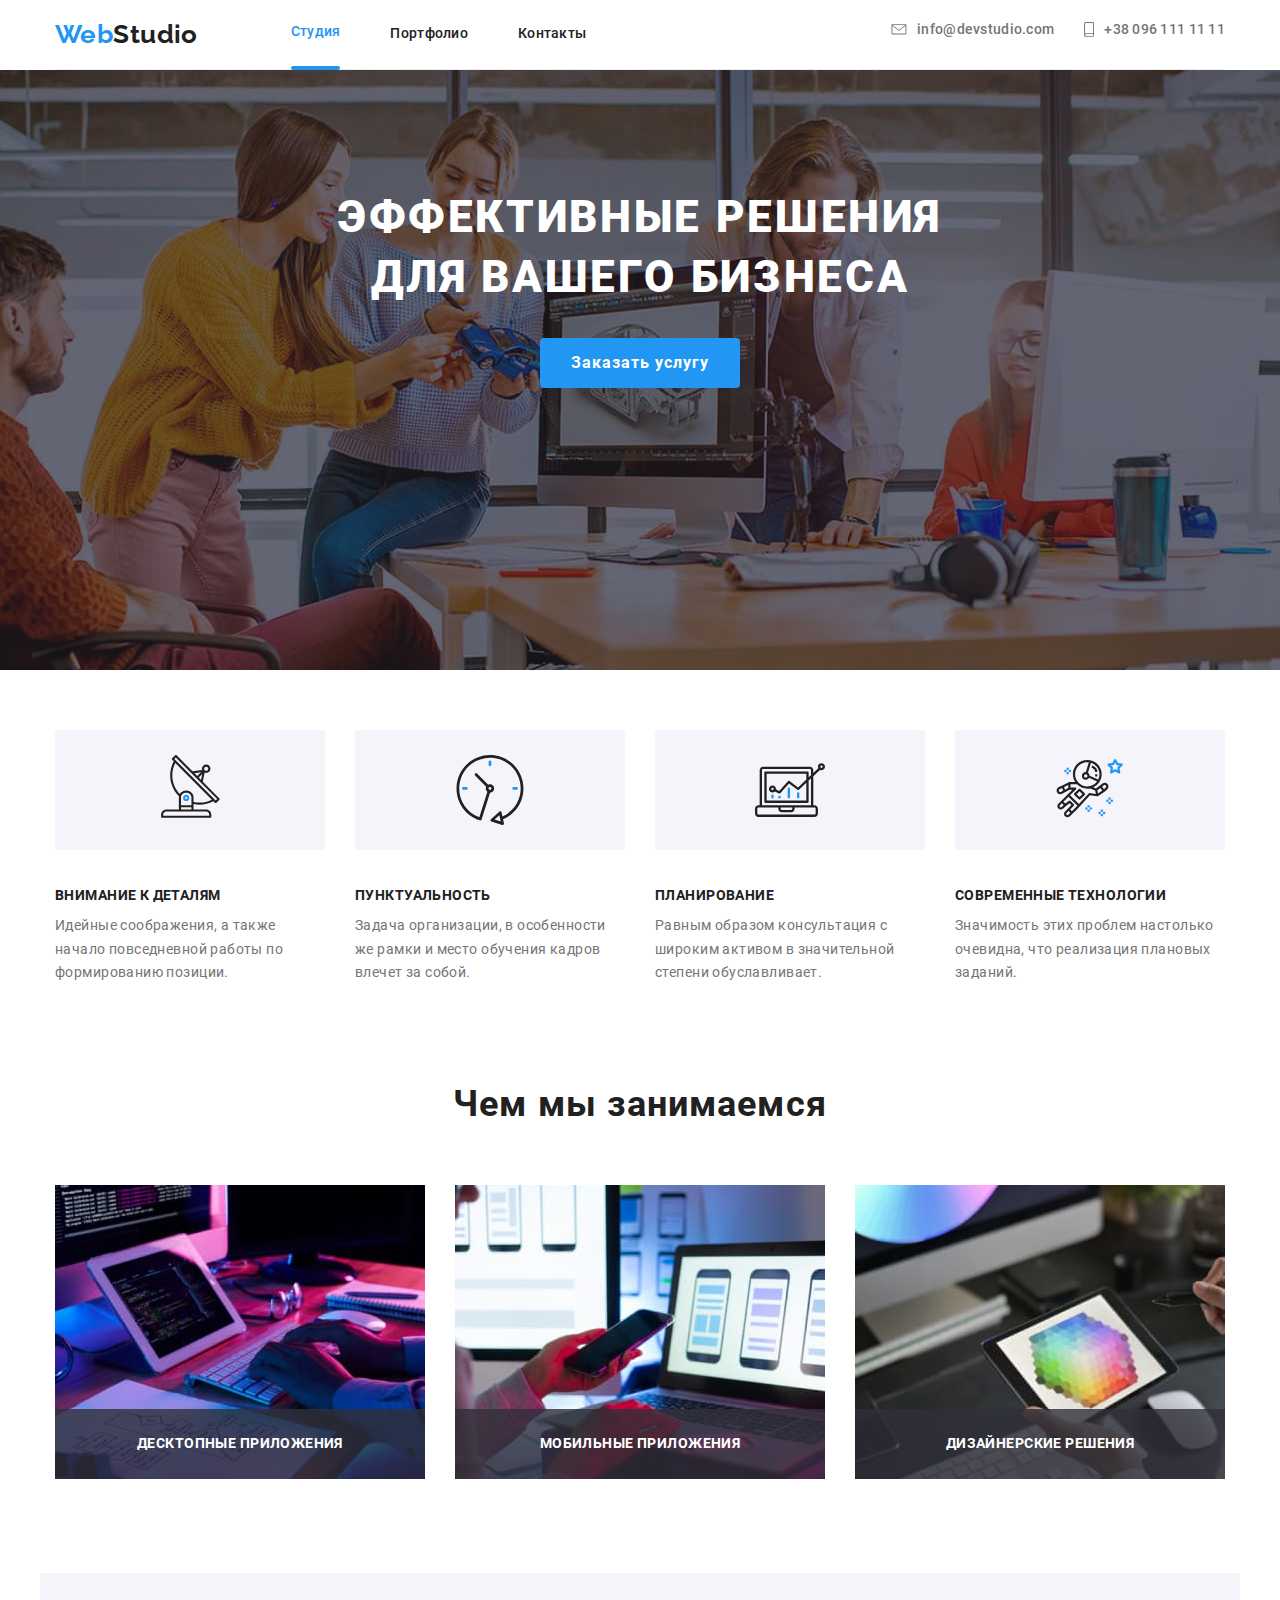
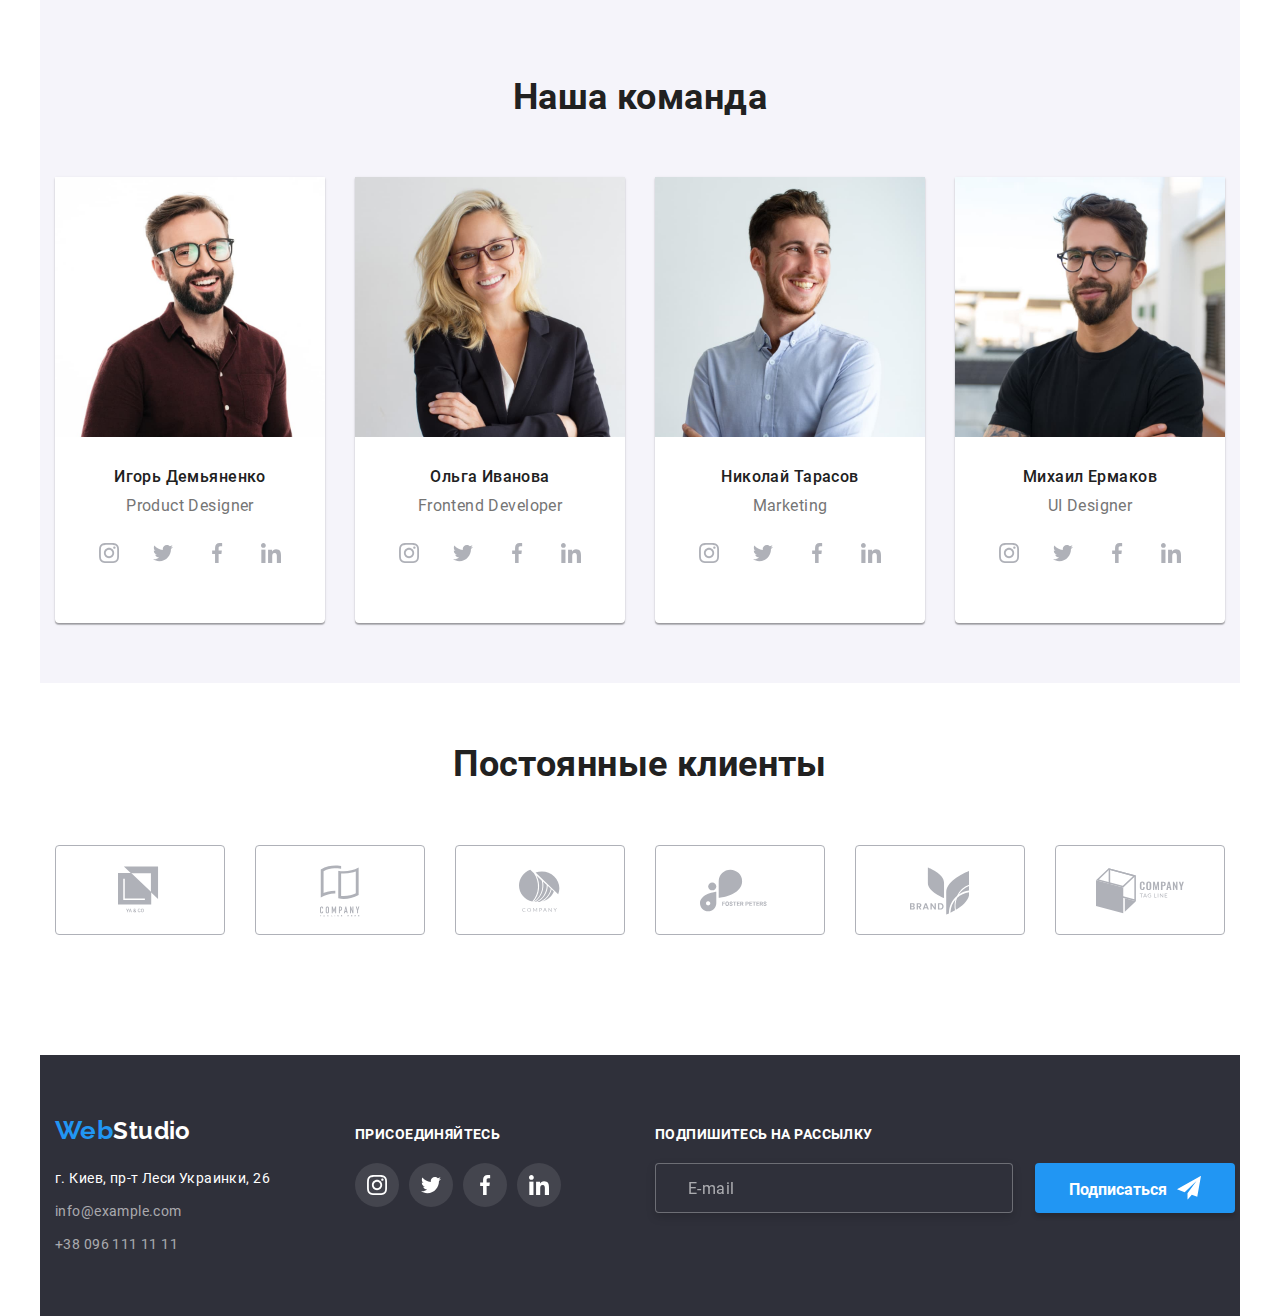
<file: index.html>
<!DOCTYPE html>
<html lang="ru">

<head>
  <meta charset="UTF-8" />
  <meta name="viewport" content="width=device-width, initial-scale=1.0" />
  <meta http-equiv="X-UA-Compatible" content="ie=edge" />
  <title>WebStudio</title>
  <!-- <link href="https://fonts.googleapis.com/css2?family=Raleway&family=Roboto&display=swap" rel="stylesheet" />
  -->
  <link rel="stylesheet" href="./css/main.min.css" />
</head>

<body>
  <header>
    <div class="container">

      <nav class="nav-header">
        <a href="./" class="logo">
          <span class="web">Web</span>
          <span class="studio">Studio</span>
        </a>
        <ul class="header-menu">
          <li><a class="pages current" href="./index.html">Студия</a></li>
          <li><a class="pages" href="./portfolio.html">Портфолио</a></li>
          <li><a class="pages" href="">Контакты</a></li>
        </ul>
        <ul class="contacts-header">
          <li class="header-menu-contacts"><a class="header-menu" href="mailto:info@devstudio.com"><svg
                class="header-icon" width="16" height="11.2">
                <use href="./images/sprite.svg#icon-henvelope"></use>
              </svg>info@devstudio.com </a></li>
          <li class="header-menu-contacts"><a class="header-menu" href="tel:+380961111111"><svg class="header-icon"
                width="10" height="14.94">
                <use href="./images/sprite.svg#icon-hsmartphone"></use>
              </svg>+38 096 111 11 11 </a></li>
        </ul>
      </nav>
      <button type="button" class="menu-button" data-menu-button aria-expanded="false" aria-controls="menu-container">
        <svg width="40" height="40" aria-label="Переключатель мобильного меню">
          <use class="close" href="./images/sprite.svg#close"></use>
          <use class="icon-navigation" href="./images/sprite.svg#icon-navigation"></use>
        </svg>
      </button>
    </div>
  </header>


  <main>
    <!-- Баннер -->
    <section class="list-hero">
      <h1 class="hero">Эффективные решения<br />для вашего бизнеса </h1><button class="button" data-modal-open>Заказать
        услугу</button>
    </section>
    <!-- Регламент работы -->
    <section>
      <div class="container">
        <h2 hidden>Регламент работы</h2>
        <ul class="line">
          <li><svg class="icon" alt="антенна" width="70" height="70">
              <use href="./images/sprite.svg#icon-antenna"></use>
            </svg>
            <h2 class="title">Внимание к деталям</h2>
            <p class="title-text">Идейные соображения,
              а также начало повседневной работы по формированию позиции. </p>
          </li>
          <li><svg class="icon" alt="часы" width="70" height="70">
              <use href="./images/sprite.svg#icon-clock"></use>
            </svg>
            <h3 class="title">Пунктуальность</h3>
            <p class="title-text">Задача организации,
              в особенности же рамки и место обучения кадров влечет за собой. </p>
          </li>
          <li><svg class="icon" alt="диаграмма" width="70" height="70">
              <use href="./images/sprite.svg#icon-diagram"></use>
            </svg>
            <h3 class="title">Планирование</h3>
            <p class="title-text">Равным образом консультация с широким активом в значительной степени
              обуславливает. </p>
          </li>
          <li><svg class="icon" alt="астронавт" width="70" height="70">
              <use href="./images/sprite.svg#icon-astronaut"></use>
            </svg>
            <h3 class="title">Современные технологии</h3>
            <p class="title-text">Значимость этих проблем настолько очевидна,
              что реализация плановых заданий. </p>
          </li>
        </ul>
      </div>
    </section>
    <!-- Чем мы занимаемся -->
    <section>
      <div class="container occupation-container">
        <h2 class="occupation">Чем мы занимаемся</h2>
        <ul class="occupation-list">
          <li class="occupation-title">
            <div class="image-box">
              <picture>
                <source srcset="./images/how-we-work/img1.jpg 1x, ./images/how-we-work/img1@2x.jpg 2x"
                  media="(min-width: 1200px)" /><img src="./images/how-we-work/img1.jpg" alt="" /></picture>
              <div class="white-title-box">
                <p class="white-title text-accent">ДЕСКТОПНЫЕ ПРИЛОЖЕНИЯ</p>
              </div>
            </div>
          </li>
          <li class="occupation-title">
            <div class="image-box">
              <picture>
                <source srcset="./images/how-we-work/img2.jpg 1x, ./images/how-we-work/img2@2x.jpg 2x"
                  media="(min-width: 1200px)" /><img src="./images/how-we-work/img2.jpg" alt="" /></picture>
              <div class="white-title-box">
                <p class="white-title text-accent">МОБИЛЬНЫЕ ПРИЛОЖЕНИЯ</p>
              </div>
            </div>
          </li>
          <li class="occupation-title">
            <div class="image-box">
              <picture>
                <source srcset="./images/how-we-work/img3.jpg 1x, ./images/how-we-work/img3@2x.jpg 2x"
                  media="(min-width: 1200px)" /><img src="./images/how-we-work/img3.jpg" alt="" /></picture>
              <div class="white-title-box">
                <p class="white-title text-accent">ДИЗАЙНЕРСКИЕ РЕШЕНИЯ</p>
              </div>
            </div>
          </li>
        </ul>
      </div>
    </section>
    <!-- Наша команда -->
    <section>
      <div class="container team-container">
        <h2 class="our-team">Наша команда</h2>
        <ul class="team">
          <li class="masters">
            <picture class="picture">
              <source srcset="./images/our-team/desktop/master1.jpg 1x, ./images/our-team/desktop/master1@2x.jpg 2x"
                media="(min-width: 1200px)" />
              <source srcset="./images/our-team/tablet/master1.jpg 1x, ./images/our-team/tablet/master1@2x.jpg 2x"
                media="(min-width: 768px)" />
              <source srcset="./images/our-team/mobile/master1.jpg 1x, ./images/our-team/mobile/master1@2x.jpg 2x"
                media="(max-width: 767px)" /><img src="./images/our-team/desktop/master1.jpg" alt="Игорь Демьяненко" />
            </picture>
            <h2 class="names">Игорь Демьяненко</h2>
            <p class="profession" lang="en">Product Designer</p>
            <ul class="maters-links list">
              <li class="social-links-icon"><a href="https://www.instagram.com" class="social-links"
                  aria-label="Instagram link"><svg class="social-icon" width="20" height="20">
                    <use href="./images/sprite.svg#icon-instagram"></use>
                  </svg></a></li>
              <li class="social-links-icon"><a href="https://twitter.com" class="social-links"
                  aria-label="Twitter link"><svg class="social-icon" width="20" height="20">
                    <use href="./images/sprite.svg#icon-twitter"></use>
                  </svg></a></li>
              <li class="social-links-icon"><a href="https://www.facebook.com" class="social-links"
                  aria-label="Facebook link"><svg class="social-icon" width="20" height="20">
                    <use href="./images/sprite.svg#icon-facebook"></use>
                  </svg></a></li>
              <li class="social-links-icon"><a href="https://www.linkedin.com" class="social-links"
                  aria-label="Linkedin link"><svg class="social-icon" width="20" height="20">
                    <use href="./images/sprite.svg#icon-linkedin"></use>
                  </svg></a></li>
            </ul>
          </li>
          <li class="masters">
            <picture class="picture">
              <source srcset="./images/our-team/desktop/master2.jpg 1x, ./images/our-team/desktop/master2@2x.jpg 2x"
                media="(min-width: 1200px)" />
              <source srcset="./images/our-team/tablet/master2.jpg 1x, ./images/our-team/tablet/master2@2x.jpg 2x"
                media="(min-width: 768px)" />
              <source srcset="./images/our-team/mobile/master2.jpg 1x, ./images/our-team/mobile/master2@2x.jpg 2x"
                media="(max-width: 767px)" /><img src="./images/our-team/desktop/master2.jpg" alt="Ольга Иванова" />
            </picture>
            <h2 class="names">Ольга Иванова</h2>
            <p class="profession" lang="en">Frontend Developer</p>
            <ul class="maters-links list">
              <li class="social-links-icon"><a href="https://www.instagram.com" class="social-links"
                  aria-label="Instagram link"><svg class="social-icon" width="20" height="20">
                    <use href="./images/sprite.svg#icon-instagram"></use>
                  </svg></a></li>
              <li class="social-links-icon"><a href="https://twitter.com" class="social-links"
                  aria-label="Twitter link"><svg class="social-icon" width="20" height="20">
                    <use href="./images/sprite.svg#icon-twitter"></use>
                  </svg></a></li>
              <li class="social-links-icon"><a href="https://www.facebook.com" class="social-links"
                  aria-label="Facebook link"><svg class="social-icon" width="20" height="20">
                    <use href="./images/sprite.svg#icon-facebook"></use>
                  </svg></a></li>
              <li class="social-links-icon"><a href="https://www.linkedin.com" class="social-links"
                  aria-label="Linkedin link"><svg class="social-icon" width="20" height="20">
                    <use href="./images/sprite.svg#icon-linkedin"></use>
                  </svg></a></li>
            </ul>
          </li>
          <li class="masters">
            <picture class="picture">
              <source srcset=" ./images/our-team/desktop/master3.jpg 1x, ./images/our-team/desktop/master3@2x.jpg 2x"
                media="(min-width: 1200px)" />
              <source srcset="./images/our-team/tablet/master3.jpg 1x, ./images/our-team/tablet/master3@2x.jpg 2x"
                media="(min-width: 768px)" />
              <source srcset="./images/our-team/mobile/master3.jpg 1x, ./images/our-team/mobile/master3@2x.jpg 2x"
                media="(max-width: 767px)" /><img src="./images/our-team/desktop/master3.jpg" alt="Николай Тарасов" />
            </picture>
            <h2 class="names">Николай Тарасов</h2>
            <p class="profession" lang="en">Marketing</p>
            <ul class="maters-links list">
              <li class="social-links-icon"><a href="https://www.instagram.com" class="social-links"
                  aria-label="Instagram link"><svg class="social-icon" width="20" height="20">
                    <use href="./images/sprite.svg#icon-instagram"></use>
                  </svg></a></li>
              <li class="social-links-icon"><a href="https://twitter.com" class="social-links"
                  aria-label="Twitter link"><svg class="social-icon" width="20" height="20">
                    <use href="./images/sprite.svg#icon-twitter"></use>
                  </svg></a></li>
              <li class="social-links-icon"><a href="https://www.facebook.com" class="social-links"
                  aria-label="Facebook link"><svg class="social-icon" width="20" height="20">
                    <use href="./images/sprite.svg#icon-facebook"></use>
                  </svg></a></li>
              <li class="social-links-icon"><a href="https://www.linkedin.com" class="social-links"
                  aria-label="Linkedin link"><svg class="social-icon" width="20" height="20">
                    <use href="./images/sprite.svg#icon-linkedin"></use>
                  </svg></a></li>
            </ul>
          </li>
          <li class="masters">
            <picture class="picture">
              <source srcset="./images/our-team/desktop/master4.jpg 1x, ./images/our-team/desktop/master4@2x.jpg 2x"
                media="(min-width: 1200px)" />
              <source srcset="./images/our-team/tablet/master4.jpg 1x, ./images/our-team/tablet/master4@2x.jpg 2x"
                media="(min-width: 768px)" />
              <source srcset="./images/our-team/mobile/master4.jpg 1x, ./images/our-team/mobile/master4@2x.jpg 2x"
                media="(max-width: 767px)" /><img src="./images/our-team/desktop/master4.jpg" alt="Михаил Ермаков" />
            </picture>
            <h2 class="names">Михаил Ермаков</h2>
            <p class="profession" lang="en">UI Designer</p>
            <ul class="maters-links list">
              <li class="social-links-icon"><a href="https://www.instagram.com" class="social-links"
                  aria-label="Instagram link"><svg class="social-icon" width="20" height="20">
                    <use href="./images/sprite.svg#icon-instagram"></use>
                  </svg></a></li>
              <li class="social-links-icon"><a href="https://twitter.com" class="social-links"
                  aria-label="Twitter link"><svg class="social-icon" width="20" height="20">
                    <use href="./images/sprite.svg#icon-twitter"></use>
                  </svg></a></li>
              <li class="social-links-icon"><a href="https://www.facebook.com" class="social-links"
                  aria-label="Facebook link"><svg class="social-icon" width="20" height="20">
                    <use href="./images/sprite.svg#icon-facebook"></use>
                  </svg></a></li>
              <li class="social-links-icon"><a href="https://www.linkedin.com" class="social-links"
                  aria-label="Linkedin link"><svg class="social-icon" width="20" height="20">
                    <use href="./images/sprite.svg#icon-linkedin"></use>
                  </svg></a></li>
            </ul>
          </li>
        </ul>
      </div>
    </section>
    <!-- Постоянные клиенты -->
    <section>
      <div class="container">
        <h2 class="clients list">Постоянные клиенты</h2>
        <ul class="clients-list list">
          <li class="clients-logo"><a class="logo-links" href=""><svg class="company-icon" alt="логотип компании 1"
                width="44.27" height="49.23">
                <use href="./images/sprite.svg#icon-logo1"></use>
              </svg></a></li>
          <li class="clients-logo"><a class="logo-links" href=""><svg class="company-icon" alt="логотип компании 2"
                width="40" height="52">
                <use href="./images/sprite.svg#icon-logo2"></use>
              </svg></a></li>
          <li class="clients-logo"><a class="logo-links" href=""><svg class="company-icon" alt="логотип компании 3"
                width="41" height="42.6">
                <use href="./images/sprite.svg#icon-logo3"></use>
              </svg></a></li>
          <li class="clients-logo"><a class="logo-links" href=""><svg class="company-icon" alt="логотип компании 4"
                width="79.66" height="42.02">
                <use href="./images/sprite.svg#icon-logo4"></use>
              </svg></a></li>
          <li class="clients-logo"><a class="logo-links" href=""><svg class="company-icon" alt="логотип компании 5"
                width="59" height="47">
                <use href="./images/sprite.svg#icon-logo5"></use>
              </svg></a></li>
          <li class="clients-logo"><a class="logo-links" href=""><svg class="company-icon" alt="логотип компании 6"
                width="88.48" height="45.4">
                <use href="./images/sprite.svg#icon-logo6"></use>
              </svg></a></li>
        </ul>
      </div>
    </section>
  </main>
  <!-- Footer -->
  <footer>
    <div class="footer container">
      <div class="box-adress">
        <p class="logo-footer"><span class="web">Web</span><span class="studio-footer">Studio</span></p>
        <address>
          <ul class="contacts">
            <li class="adress-footer">г. Киев,
              пр-т Леси Украинки,
              26 </li>
            <li class="contacts-footer links-footer"><a href="mailto:info@example.com">info@example.com</a>
            </li>
            <li class="contacts-footer links-footer"><a href="tel:+380961111111">+38 096 111 11 11</a></li>
          </ul>
        </address>
      </div>
      <div class="box-links">
        <p class="title-footer">Присоединяйтесь</p>
        <ul class="links-footer">
          <li class="footer-logo"><a class="footer-list-icon" href="https://www.instagram.com"
              aria-label="Instagram link"><svg class="footer-icon" width="20" height="20">
                <use href="./images/sprite.svg#icon-instagram"></use>
              </svg></a></li>
          <li class="footer-logo"><a class="footer-list-icon" href="https://twitter.com" aria-label="Twitter link"><svg
                class="footer-icon" width="20" height="20">
                <use href="./images/sprite.svg#icon-twitter"></use>
              </svg></a></li>
          <li class="footer-logo"><a class="footer-list-icon" href="https://www.facebook.com"
              aria-label="Facebook link"><svg class="footer-icon" width="20" height="20">
                <use href="./images/sprite.svg#icon-facebook"></use>
              </svg></a></li>
          <li class="footer-logo"><a class="footer-list-icon" href="https://www.linkedin.com"
              aria-label="Linkedin link"><svg class="footer-icon" width="20" height="20">
                <use href="./images/sprite.svg#icon-linkedin"></use>
              </svg></a></li>
        </ul>
      </div>
      <div class="box-emeil">
        <p class="title-footer">Подпишитесь на рассылку</p><input class="input-footer" placeholder="E-mail" /><button
          class="button-footer">Подписаться</button>
      </div>
    </div>
  </footer>


  <div class="backdrop is-hidden" data-modal>
    <form class="form">
      <div class="modal"><button class="btn-close" data-modal-close><svg class="close" width="11" height="11">
            <use href="./images/sprite.svg#close"></use>
          </svg></button>
        <h1 class="head-title">Оставьте свои данные, мы вам перезвоним</h1>
        <div role="group" class="form-list">
          <div class="line-list"><label class="form-label" for="name">Имя</label><input class="form-input" type="text"
              name="name" id="name" /><svg class="form-icon" width="12" height="12">
              <use href="./images/sprite.svg#icon-name"></use>
            </svg></div>
          <div class="line-list"><label class="form-label" for="tel">Телефон</label><input class="form-input" type="tel"
              name="tel" id="tel" /><svg class="form-icon" width="13" height="13">
              <use href="./images/sprite.svg#icon-tel"></use>
            </svg></div>
          <div class="line-list"><label class="form-label" for="email">Почта</label><input class="form-input"
              type="email" name="email" id="email" /><svg class="form-icon" width="15" height="12">
              <use href="./images/sprite.svg#icon-massege"></use>
            </svg></div>
          <div class="line-list"><label class="form-label" for="message">Комментарий</label><textarea
              class="form-textarea" name="message" placeholder="Введите текст" id="message"></textarea></div>
        </div>
        <div class="checkbox">
          <label class="checkbox-label">
            <input class="checkbox-input" type="checkbox" name="checkbox" />Соглашаюсь с рассылкой и принимаю <a
              class="form-link" href="">Условия
              договора</a><span class="custom-checkbox"></span>
          </label>
          <!-- <button class="form-button">Отправить</button> -->
        </div>
        <div class="modal-button"><button class="form-button">Отправить</button></div>
      </div>
    </form>
  </div>

  <script src="./js/modal-header.js"></script>
  <script src="./js/modal.js"></script>
</body>

</html>
</file>
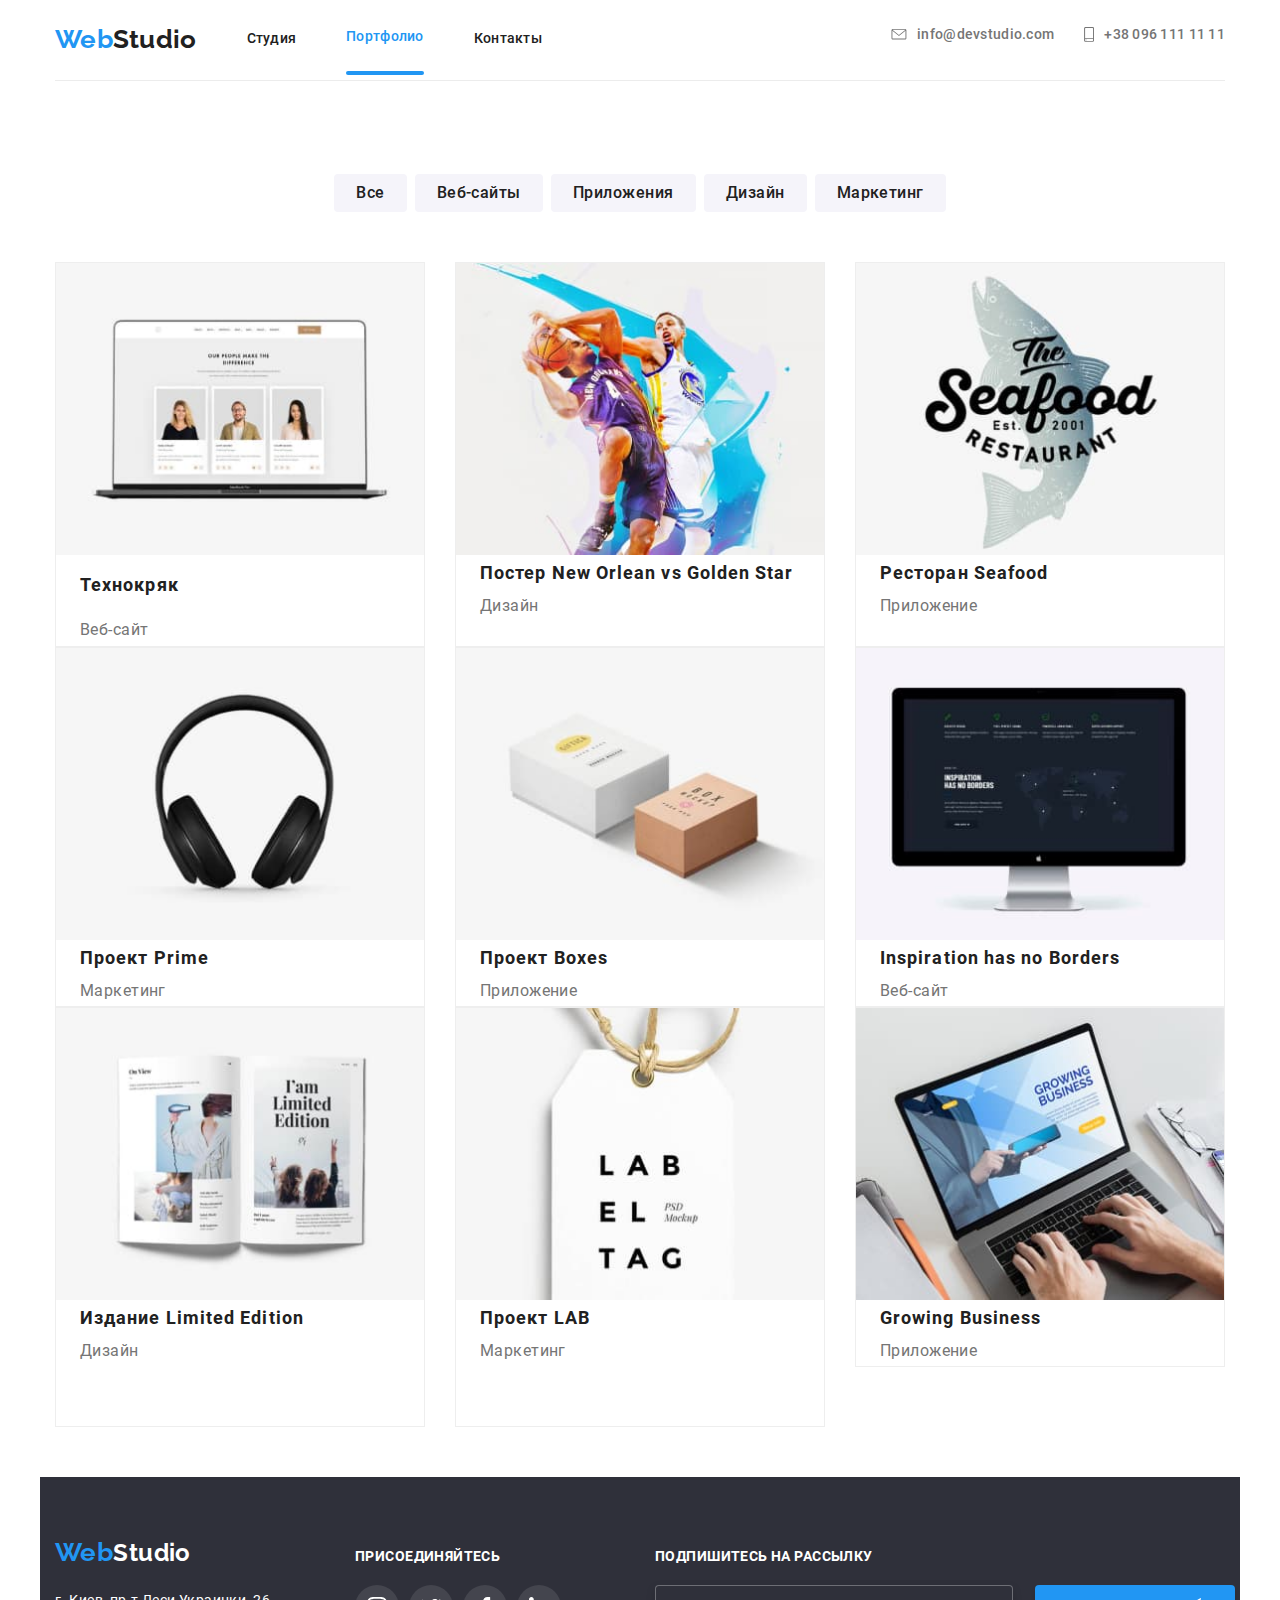
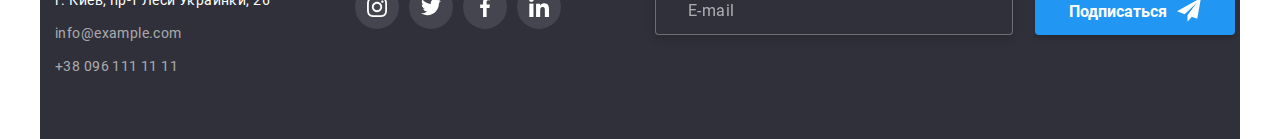
<file: portfolio.html>
<!DOCTYPE html>
<html lang="ru">

<head>
  <meta charset="UTF-8" />
  <meta name="viewport" content="width=device-width, initial-scale=1.0" />
  <title>WebStudio/Portfolio</title>
  <!-- <link href="https://fonts.googleapis.com/css2?family=Raleway&family=Roboto&display=swap" rel="stylesheet" /> -->
  <link rel="stylesheet" href="./css/portfolio.min.css" />
</head>

<body>
  <header>
    <div class="container">
      <nav class="nav-header">
        <ul class="header-menu">
          <li><a href="./"><span class="web">Web</span><span class="studio">Studio</span></a></li>
          <li><a class="pages" href="./index.html">Студия</a></li>
          <li><a class="pages current" href="./portfolio.html">Портфолио</a></li>
          <li><a class="pages" href="">Контакты</a></li>
        </ul>
        <ul class="contacts-header list">
          <li class="header-menu-contacts">
            <a class="header-menu" href="mailto:info@devstudio.com">
              <svg class="header-icon" width="16" height="11.2">
                <use href="./images/sprite.svg#icon-henvelope"></use>
              </svg>info@devstudio.com
            </a>
          </li>
          <li class="header-menu-contacts">
            <a class="header-menu" href="tel:+380961111111">
              <svg class="header-icon" width="10" height="14.94">
                <use href="./images/sprite.svg#icon-hsmartphone"></use>
              </svg>+38 096 111 11 11
            </a>
          </li>
        </ul>
      </nav>
    </div>
  </header>

  <main>
    <div class="container">
      <nav class="menu-portfolio">
        <ul class="menu">
          <li><button class="menu-title" type="button">Все</button></li>
          <li><button class="menu-title" type="button">Веб-сайты</button></li>
          <li><button class="menu-title" type="button">Приложения</button></li>
          <li><button class="menu-title" type="button">Дизайн</button></li>
          <li><button class="menu-title" type="button">Маркетинг</button></li>
        </ul>
      </nav>
    </div>

    <div class="container portfolio-conteiner">
      <ul class="portfolio">
        <li class="portfolio-item">
          <div class="img-box">
            <picture>
              <source srcset="./images/portfolio/desktop/p1.jpg 1x, ./images/portfolio/desktop/p1@2x.jpg 2x"
                media="(min-width: 1200px)" />
              <source srcset="./images/portfolio/tablet/p1.jpg 1x, ./images/portfolio/tablet/p1@2x.jpg 2x"
                media="(min-width: 768px)" />
              <source srcset="./images/portfolio/mobile/p1.jpg 1x, ./images/portfolio/mobile/p1@2x.jpg 2x"
                media="(max-width: 767px)" />
              <img src="./images/portfolio/desktop/p1.jpg" alt="изображение" />
            </picture>
            <div class="description-box">
              <p class="description-portfolio">Технокряк это современная площадка распространения коронавируса. Компании
                используют эту платформу для
                цифрового шпионажа и атак на защищённые сервера конкурентов.</p>
            </div>
          </div>
          <h1 class="title-portfolio">Технокряк</h1>
          <p class="description-title">Веб-сайт</p>
        </li>
        <li class="portfolio-item">
          <a>
            <div class="img-box">
              <picture>
                <source srcset="./images/portfolio/desktop/p2.jpg 1x, ./images/portfolio/desktop/p2@2x.jpg 2x"
                  media="(min-width: 1200px)" />
                <source srcset="./images/portfolio/tablet/p2.jpg 1x, ./images/portfolio/tablet/p2@2x.jpg 2x"
                  media="(min-width: 768px)" />
                <source srcset="./images/portfolio/mobile/p2.jpg 1x, ./images/portfolio/mobile/p2@2x.jpg 2x"
                  media="(max-width: 767px)" />
                <img src="./images/portfolio/desktop/p2.jpg" alt="изображение" />
              </picture>
              <div class="description-box">
                <p class="description-portfolio">Технокряк это современная площадка распространения коронавируса.
                  Компании
                  используют эту платформу для
                  цифрового шпионажа и атак на защищённые сервера конкурентов.</p>
              </div>
            </div>
            <h2 class="title-portfolio">Постер New Orlean vs Golden Star</h2>
            <p class="description-title">Дизайн</p>
          </a>
        </li>
        <li class="portfolio-item">
          <a>
            <div class="img-box">
              <picture>
                <source srcset="./images/portfolio/desktop/p3.jpg 1x, ./images/portfolio/desktop/p3@2x.jpg 2x"
                  media="(min-width: 1200px)" />
                <source srcset="./images/portfolio/tablet/p3.jpg 1x, ./images/portfolio/tablet/p3@2x.jpg 2x"
                  media="(min-width: 768px)" />
                <source srcset="./images/portfolio/mobile/p3.jpg 1x, ./images/portfolio/mobile/p3@2x.jpg 2x"
                  media="(max-width: 767px)" />
                <img src="./images/portfolio/desktop/p3.jpg" alt="изображение" />
              </picture>
              <div class="description-box">
                <p class="description-portfolio">Технокряк это современная площадка распространения коронавируса.
                  Компании
                  используют эту платформу для
                  цифрового шпионажа и атак на защищённые сервера конкурентов.</p>
              </div>
            </div>
            <h2 class="title-portfolio">Ресторан Seafood</h2>
            <p class="description-title">Приложение</p>
          </a>
        </li>
        <li class="portfolio-item">
          <a>
            <div class="img-box">
              <picture>
                <source srcset="./images/portfolio/desktop/p4.jpg 1x, ./images/portfolio/desktop/p4@2x.jpg 2x"
                  media="(min-width: 1200px)" />
                <source srcset="./images/portfolio/tablet/p4.jpg 1x, ./images/portfolio/tablet/p4@2x.jpg 2x"
                  media="(min-width: 768px)" />
                <source srcset="./images/portfolio/mobile/p4.jpg 1x, ./images/portfolio/mobile/p4@2x.jpg 2x"
                  media="(max-width: 767px)" />
                <img src="./images/portfolio/desktop/p4.jpg" alt="изображение" />
              </picture>
              <div class="description-box">
                <p class="description-portfolio">Технокряк это современная площадка распространения коронавируса.
                  Компании
                  используют эту платформу для
                  цифрового шпионажа и атак на защищённые сервера конкурентов.</p>
              </div>
            </div>
            <h2 class="title-portfolio">Проект Prime</h2>
            <p class="description-title">Маркетинг</p>
          </a>
        </li>
        <li class="portfolio-item">
          <a>
            <div class="img-box">
              <picture>
                <source srcset="./images/portfolio/desktop/p5.jpg 1x, ./images/portfolio/desktop/p5@2x.jpg 2x"
                  media="(min-width: 1200px)" />
                <source srcset="./images/portfolio/tablet/p5.jpg 1x, ./images/portfolio/tablet/p5@2x.jpg 2x"
                  media="(min-width: 768px)" />
                <source srcset="./images/portfolio/mobile/p5.jpg 1x, ./images/portfolio/mobile/p5@2x.jpg 2x"
                  media="(max-width: 767px)" />
                <img src="./images/portfolio/desktop/p5.jpg" alt="изображение" />
              </picture>
              <div class="description-box">
                <p class="description-portfolio">Технокряк это современная площадка распространения коронавируса.
                  Компании
                  используют эту платформу для
                  цифрового шпионажа и атак на защищённые сервера конкурентов.</p>
              </div>
            </div>
            <h2 class="title-portfolio">Проект Boxes</h2>
            <p class="description-title">Приложение</p>
          </a>
        </li>
        <li class="portfolio-item">
          <a>
            <div class="img-box">
              <picture>
                <source srcset="./images/portfolio/desktop/p6.jpg 1x, ./images/portfolio/desktop/p6@2x.jpg 2x"
                  media="(min-width: 1200px)" />
                <source srcset="./images/portfolio/tablet/p6.jpg 1x, ./images/portfolio/tablet/p6@2x.jpg 2x"
                  media="(min-width: 768px)" />
                <source srcset="./images/portfolio/mobile/p6.jpg 1x, ./images/portfolio/mobile/p6@2x.jpg 2x"
                  media="(max-width: 767px)" />
                <img src="./images/portfolio/desktop/p6.jpg" alt="изображение" />
              </picture>
              <div class="description-box">
                <p class="description-portfolio">Технокряк это современная площадка распространения коронавируса.
                  Компании
                  используют эту платформу для
                  цифрового шпионажа и атак на защищённые сервера конкурентов.</p>
              </div>
            </div>
            <h2 class="title-portfolio" lang="en">
              Inspiration has no Borders
            </h2>
            <p class="description-title">Веб-сайт</p>
          </a>
        </li>
        <li class="portfolio-item">
          <a>
            <div class="img-box">
              <picture>
                <source srcset="./images/portfolio/desktop/p7.jpg 1x, ./images/portfolio/desktop/p7@2x.jpg 2x"
                  media="(min-width: 1200px)" />
                <source srcset="./images/portfolio/tablet/p7.jpg 1x, ./images/portfolio/tablet/p7@2x.jpg 2x"
                  media="(min-width: 768px)" />
                <source srcset="./images/portfolio/mobile/p7.jpg 1x, ./images/portfolio/mobile/p7@2x.jpg 2x"
                  media="(max-width: 767px)" />
                <img src="./images/portfolio/desktop/p7.jpg" alt="изображение" />
              </picture>
              <div class="description-box">
                <p class="description-portfolio">Технокряк это современная площадка распространения коронавируса.
                  Компании
                  используют эту платформу для
                  цифрового шпионажа и атак на защищённые сервера конкурентов.</p>
              </div>
            </div>
            <h2 class="title-portfolio">Издание Limited Edition</h2>
            <p class="description-title">Дизайн</p>
          </a>
        </li>
        <li class="portfolio-item">
          <a>
            <div class="img-box">
              <picture>
                <source srcset="./images/portfolio/desktop/p8.jpg 1x, ./images/portfolio/desktop/p8@2x.jpg 2x"
                  media="(min-width: 1200px)" />
                <source srcset="./images/portfolio/tablet/p8.jpg 1x, ./images/portfolio/tablet/p8@2x.jpg 2x"
                  media="(min-width: 768px)" />
                <source srcset="./images/portfolio/mobile/p8.jpg 1x, ./images/portfolio/mobile/p8@2x.jpg 2x"
                  media="(max-width: 767px)" />
                <img src="./images/portfolio/desktop/p8.jpg" alt="изображение" />
              </picture>
              <div class="description-box">
                <p class="description-portfolio">Технокряк это современная площадка распространения коронавируса.
                  Компании
                  используют эту платформу для
                  цифрового шпионажа и атак на защищённые сервера конкурентов.</p>
              </div>
            </div>
            <h2 class="title-portfolio">Проект LAB</h2>
            <p class="description-title">Маркетинг</p>
          </a>
        </li>
        <li class="portfolio-item">
          <a>
            <div class="img-box">
              <picture>
                <source srcset="./images/portfolio/desktop/p9.jpg 1x, ./images/portfolio/desktop/p9@2x.jpg 2x"
                  media="(min-width: 1200px)" />
                <source srcset="./images/portfolio/tablet/p9.jpg 1x, ./images/portfolio/tablet/p9@2x.jpg 2x"
                  media="(min-width: 768px)" />
                <source srcset="./images/portfolio/mobile/p9.jpg 1x, ./images/portfolio/mobile/p9@2x.jpg 2x"
                  media="(max-width: 767px)" />
                <img src="./images/portfolio/desktop/p9.jpg" alt="изображение" />
              </picture>
              <div class="description-box">
                <p class="description-portfolio">Технокряк это современная площадка распространения коронавируса.
                  Компании
                  используют эту платформу для
                  цифрового шпионажа и атак на защищённые сервера конкурентов.</p>
              </div>
            </div>
            <h2 class="title-portfolio" lang="en">Growing Business</h2>
            <p class="description-title">Приложение</p>
          </a>
        </li>
      </ul>
    </div>
  </main>

  <!-- Footer -->

  <footer>
    <div class="container footer">

      <div class="box-adress">
        <p class="logo-footer">
          <span class="web">Web</span><span class="studio-footer">Studio</span>
        </p>
        <address>
          <ul class="contacts">
            <li class="adress-footer text-accent">
              г. Киев, пр-т Леси Украинки, 26
            </li>
            <li class="contacts-footer links-footer">
              <a href="mailto:info@example.com">info@example.com</a>
            </li>
            <li class="contacts-footer links-footer">
              <a href="tel:+380961111111">+38 096 111 11 11</a>
            </li>
          </ul>
        </address>
      </div>

      <div class="box-links">
        <p class="title-footer text-accent">ПРИСОЕДИНЯЙТЕСЬ</p>
        <ul class="links-footer">
          <li class="footer-logo">
            <a class="footer-list-icon" href="https://www.instagram.com" aria-label="Instagram link">
              <svg class="footer-icon" width="20" height="20">
                <use href="./images/sprite.svg#icon-instagram"></use>
              </svg>
            </a>
          </li>
          <li class="footer-logo">
            <a class="footer-list-icon" href="https://twitter.com" aria-label="Twitter link">
              <svg class="footer-icon" width="20" height="20">
                <use href="./images/sprite.svg#icon-twitter"></use>
              </svg>
            </a>
          </li>
          <li class="footer-logo">
            <a class="footer-list-icon" href="https://www.facebook.com" aria-label="Facebook link">
              <svg class="footer-icon" width="20" height="20">
                <use href="./images/sprite.svg#icon-facebook"></use>
              </svg>
            </a>
          </li>
          <li class="footer-logo">
            <a class="footer-list-icon" href="https://www.linkedin.com" aria-label="Linkedin link">
              <svg class="footer-icon" width="20" height="20">
                <use href="./images/sprite.svg#icon-linkedin"></use>
              </svg>
            </a>
          </li>
        </ul>
      </div>

      <div class="box-emeil">
        <p class="title-footer text-accent">ПOДПИШИТЕСЬ НА РАССЫЛКУ</p>
        <input class="input-footer" placeholder="E-mail">
        <button class="button-footer">Подписаться</button>
      </div>

    </div>
  </footer>

  <script src="./js/modal-header.js"></script>
</body>

</html>
</file>
<file: css/main.min.css>
@font-face{font-family:"Roboto";font-style:normal;font-weight:400;src:local("Roboto"),local("Roboto-Regular"),url("../fonts/roboto-v20-latin_cyrillic-regular.woff2") format("woff2"),url("../fonts/roboto-v20-latin_cyrillic-regular.woff") format("woff")}@font-face{font-family:"Roboto";font-style:normal;font-weight:500;src:local("Roboto Medium"),local("Roboto-Medium"),url("../fonts/roboto-v20-latin_cyrillic-500.woff2") format("woff2"),url("../fonts/roboto-v20-latin_cyrillic-500.woff") format("woff")}@font-face{font-family:"Roboto";font-style:normal;font-weight:700;src:local("Roboto Bold"),local("Roboto-Bold"),url("../fonts/roboto-v20-latin_cyrillic-700.woff2") format("woff2"),url("../fonts/roboto-v20-latin_cyrillic-700.woff") format("woff")}@font-face{font-family:"Roboto";font-style:normal;font-weight:900;src:local("Roboto Black"),local("Roboto-Black"),url("../fonts/roboto-v20-latin_cyrillic-900.woff2") format("woff2"),url("../fonts/roboto-v20-latin_cyrillic-900.woff") format("woff")}@font-face{font-family:"Raleway";font-style:normal;font-weight:700;src:local(""),url("../fonts/raleway-v17-latin_cyrillic-700.woff2") format("woff2"),url("../fonts/raleway-v17-latin_cyrillic-700.woff") format("woff")}/*! normalize.css v8.0.1 | MIT License | github.com/necolas/normalize.css */html{line-height:1.15;-webkit-text-size-adjust:100%}body{margin:0}main{display:block}h1{font-size:2em;margin:0.67em 0}hr{-webkit-box-sizing:content-box;box-sizing:content-box;height:0;overflow:visible}pre{font-family:monospace, monospace;font-size:1em}a{background-color:transparent}abbr[title]{border-bottom:none;text-decoration:underline;-webkit-text-decoration:underline dotted;text-decoration:underline dotted}b,strong{font-weight:bolder}code,kbd,samp{font-family:monospace, monospace;font-size:1em}small{font-size:80%}sub,sup{font-size:75%;line-height:0;position:relative;vertical-align:baseline}sub{bottom:-0.25em}sup{top:-0.5em}img{border-style:none}button,input,optgroup,select,textarea{font-family:inherit;font-size:100%;line-height:1.15;margin:0}button,input{overflow:visible}button,select{text-transform:none}button,[type="button"],[type="reset"],[type="submit"]{-webkit-appearance:button}button::-moz-focus-inner,[type="button"]::-moz-focus-inner,[type="reset"]::-moz-focus-inner,[type="submit"]::-moz-focus-inner{border-style:none;padding:0}button:-moz-focusring,[type="button"]:-moz-focusring,[type="reset"]:-moz-focusring,[type="submit"]:-moz-focusring{outline:1px dotted ButtonText}fieldset{padding:0.35em 0.75em 0.625em}legend{-webkit-box-sizing:border-box;box-sizing:border-box;color:inherit;display:table;max-width:100%;padding:0;white-space:normal}progress{vertical-align:baseline}textarea{overflow:auto}[type="checkbox"],[type="radio"]{-webkit-box-sizing:border-box;box-sizing:border-box;padding:0}[type="number"]::-webkit-inner-spin-button,[type="number"]::-webkit-outer-spin-button{height:auto}[type="search"]{-webkit-appearance:textfield;outline-offset:-2px}[type="search"]::-webkit-search-decoration{-webkit-appearance:none}::-webkit-file-upload-button{-webkit-appearance:button;font:inherit}details{display:block}summary{display:list-item}template{display:none}[hidden]{display:none}html{-webkit-box-sizing:border-box;box-sizing:border-box}*,*:before,*:after{-webkit-box-sizing:inherit;box-sizing:inherit;margin:0px;padding:0px;margin:0}li{list-style-type:none}img{display:block;width:100%;height:auto}a{display:block;text-decoration:none;color:inherit;font-style:normal}.container{width:100%;margin-left:auto;margin-right:auto;padding:0 15px}@media screen and (min-width: 480px){.container{width:480px}}@media screen and (min-width: 768px){.container{width:768px}}@media screen and (min-width: 1200px){.container{width:1200px}}body{font-family:Roboto, sans-serif;font-weight:400;font-size:14px;line-height:1.7;letter-spacing:0.03em;color:#757575}.logo-logo{display:none}.logo{padding-top:16px;padding-bottom:16px}.header-menu,.contacts-header{display:none}.studio{color:#212121}.none-for-tablet{display:-webkit-box;display:-ms-flexbox;display:flex;-webkit-box-pack:justify;-ms-flex-pack:justify;justify-content:space-between}.menu-button{right:10px;top:10px;border:none;outline:none;background:transparent;color:#212121}.menu-button .icon-cross{display:none}.menu-button.is-open .icon-cross{display:block}.menu-button.is-open .icon-menu{display:none}.menu-button>.icon-menu:hover,.menu-button>.icon-menu:focus,.menu-button>.icon-cross:hover,.menu-button>.icon-cross:focus{color:#2196f3;cursor:pointer}.mobile-menu{display:none;z-index:1;position:absolute;padding:60px 20px;text-align:center;left:0;width:100%;height:393px;font-weight:500;font-size:18px;line-height:1.666;letter-spacing:0.02em;background:#fff;-webkit-box-shadow:0px 4px 8px rgba(0,0,0,0.04),0px 2px 4px rgba(0,0,0,0.08),0px 1px 3px rgba(0,0,0,0.16);box-shadow:0px 4px 8px rgba(0,0,0,0.04),0px 2px 4px rgba(0,0,0,0.08),0px 1px 3px rgba(0,0,0,0.16);-webkit-transition:color 250ms cubic-bezier(0.4, 0, 0.2, 1);transition:color 250ms cubic-bezier(0.4, 0, 0.2, 1)}.mobile-menu>.mobile-menu-pages{color:#212121;-webkit-transition:color 250ms cubic-bezier(0.4, 0, 0.2, 1);transition:color 250ms cubic-bezier(0.4, 0, 0.2, 1)}.mobile-menu.is-open{display:block}.mobile-menu .mobile-menu-pages{margin-bottom:60px;-webkit-transition:color 250ms cubic-bezier(0.4, 0, 0.2, 1);transition:color 250ms cubic-bezier(0.4, 0, 0.2, 1)}.mobile-menu .mobile-menu-pages li:not(:last-child){margin-bottom:40px}.mobile-menu .mobile-menu-contacts li:not(:last-child){margin-bottom:18px}.mobile-menu a{display:inline-block}.header-icon{vertical-align:middle;margin-right:10px;fill:#757575}.current::after{content:"";display:block;width:100%;height:4px;border-radius:2px;-webkit-transform:translateY(26px);transform:translateY(26px);background:#2196f3;background-color:#2196f3}.current{color:#2196f3}.mobile-pages:hover,.mobile-pages:focus{color:#2196f3}.mobile-menu-pages a:hover,.mobile-menu-pages a:focus{color:#2196f3}@media screen and (min-width: 768px){.menu-button,.mobile-menu,.mobile-menu.is-open,.none-for-tablet{display:none}.logo-logo{display:block}.header-menu{display:-webkit-box;display:-ms-flexbox;display:flex;-webkit-box-align:center;-ms-flex-align:center;align-items:center;position:relative;-webkit-transition:color 250ms cubic-bezier(0.4, 0, 0.2, 1);transition:color 250ms cubic-bezier(0.4, 0, 0.2, 1)}.logo{margin-right:88px}.header-menu li{display:block;margin-right:50px;padding-top:24px;padding-bottom:25px}.header-menu li:last-child{margin-right:0px}.header-menu a{color:#212121}.header-menu:hover,.header-menu:focus{color:#2196f3}.pages{-webkit-transition:color 250ms cubic-bezier(0.4, 0, 0.2, 1);transition:color 250ms cubic-bezier(0.4, 0, 0.2, 1)}.contacts-header{display:inline-block;margin-left:auto}.contacts-header li:first-child{margin-bottom:10px}.contacts-header li:not(:last-child){margin-left:0}.nav-header{color:transparent;border-bottom:1px solid #ececec}.nav-header a:hover,.nav-header a:focus{color:#2196f3}.header-menu:hover,.header-menu:focus{color:#2196f3}.header-icon{fill:currentColor}.header-menu{font-weight:500;font-size:14px;line-height:1.14;letter-spacing:0.02em;text-decoration:none;color:#757575}.nav-header{display:-webkit-box;display:-ms-flexbox;display:flex;-webkit-box-align:center;-ms-flex-align:center;align-items:center}.header-menu .current{color:#2196f3}}@media screen and (min-width: 1200px){.header-menu{display:-webkit-box;display:-ms-flexbox;display:flex;-webkit-box-align:center;-ms-flex-align:center;align-items:center;position:relative;-webkit-transition:color 250ms cubic-bezier(0.4, 0, 0.2, 1);transition:color 250ms cubic-bezier(0.4, 0, 0.2, 1)}.logo{margin-right:93px}.header-menu li{display:block;margin-right:50px;padding-top:24px;padding-bottom:25px}.header-menu li:last-child{margin-right:0px}.header-icon{vertical-align:middle;margin-right:10px;fill:#757575}.contacts-header{display:-webkit-box;display:-ms-flexbox;display:flex;margin-left:auto}.contacts-header li{margin-left:30px}.contacts-header li:not(:last-child){margin-left:0}.nav-header{display:-webkit-box;display:-ms-flexbox;display:flex;-webkit-box-align:center;-ms-flex-align:center;align-items:center}}.logo{display:-webkit-box;display:-ms-flexbox;display:flex}.web{font-family:Raleway, sans-serif;font-weight:700;font-size:26px;line-height:1.19;color:#2196f3}.studio{font-family:Raleway, sans-serif;font-weight:700;font-size:26px;line-height:1.19}.button{height:50px;min-width:200px;font-weight:700;font-size:16px;line-height:1.88;letter-spacing:0.06em;text-decoration:none;border:1px solid transparent;border-radius:4px;color:#fff;background-color:#2196f3;outline:none}.maters-links{display:-webkit-box;display:-ms-flexbox;display:flex;-webkit-box-pack:center;-ms-flex-pack:center;justify-content:center;padding-bottom:24px}.social-links-icon:not(:last-child){margin-right:10px}.social-links{display:-webkit-inline-box;display:-ms-inline-flexbox;display:inline-flex;-webkit-box-pack:center;-ms-flex-pack:center;justify-content:center;-webkit-box-align:center;-ms-flex-align:center;align-items:center;width:44px;height:44px;border-radius:50%;text-decoration:none;background-color:transparent;-webkit-transition:background-color 250ms cubic-bezier(0.4, 0, 0.2, 1);transition:background-color 250ms cubic-bezier(0.4, 0, 0.2, 1)}.backdrop{position:fixed;top:0;left:0;right:0;bottom:0;opacity:1;-webkit-transition:opacity 250ms cubic-bezier(0.4, 0, 0.2, 1);transition:opacity 250ms cubic-bezier(0.4, 0, 0.2, 1)}.backdrop.is-hidden{visibility:hidden;pointer-events:none;opacity:0}.modal{position:absolute;top:50%;left:50%;-webkit-transform:translate(-50%, -50%);transform:translate(-50%, -50%);width:100%;height:100%;max-width:450px;max-height:609px;background:#fff;-webkit-box-shadow:0px 1px 3px rgba(0,0,0,0.12),0px 1px 1px rgba(0,0,0,0.14),0px 2px 1px rgba(0,0,0,0.2);box-shadow:0px 1px 3px rgba(0,0,0,0.12),0px 1px 1px rgba(0,0,0,0.14),0px 2px 1px rgba(0,0,0,0.2);border-radius:4px}@media screen and (max-width: 480px){.modal{width:90%}}@media screen and (min-width: 1200px){.modal{max-width:528px;max-height:581px}}.btn-close{position:absolute;top:8px;right:8px;display:-webkit-inline-box;display:-ms-inline-flexbox;display:inline-flex;-webkit-box-pack:center;-ms-flex-pack:center;justify-content:center;-webkit-box-align:center;-ms-flex-align:center;align-items:center;width:30px;height:30px;border-radius:50%;border:1px solid rgba(0,0,0,0.1);text-decoration:none;background-color:#fff}.btn-close:hover .close,.btn-close:focus .close{fill:#2196f3;-webkit-transition:fill 250ms cubic-bezier(0.4, 0, 0.2, 1);transition:fill 250ms cubic-bezier(0.4, 0, 0.2, 1)}.close{fill:black;background-color:#fff}.head-title{padding-top:40px;padding-right:40px;padding-left:40px;padding-bottom:12px;margin:0;font-family:Roboto;font-style:normal;font-weight:700;font-size:20px;line-height:1.15;text-align:center;letter-spacing:0.03em;color:#757575}.form-list{display:-webkit-box;display:-ms-flexbox;display:flex;-webkit-box-orient:vertical;-webkit-box-direction:normal;-ms-flex-direction:column;flex-direction:column;padding-right:40px;padding-left:40px;list-style:none;font-weight:400;font-size:12px;line-height:1.17;letter-spacing:0.01em;color:#757575}.line-list{position:relative}.form-input{margin-bottom:10px;margin-top:4px;padding-left:42px;-webkit-transition:border 250ms cubic-bezier(0.4, 0, 0.2, 1);transition:border 250ms cubic-bezier(0.4, 0, 0.2, 1)}.form-textarea{margin-top:4px;padding:12px 16px;-webkit-transition:border 250ms cubic-bezier(0.4, 0, 0.2, 1);transition:border 250ms cubic-bezier(0.4, 0, 0.2, 1)}.line-list input,textarea{width:100%;border:1px solid rgba(33,33,33,0.2);-webkit-box-sizing:border-box;box-sizing:border-box;border-radius:4px}.form-label{width:100%}.form-icon{position:absolute;left:0;top:30px;margin-left:14px;-webkit-transition:fill 250ms cubic-bezier(0.4, 0, 0.2, 1);transition:fill 250ms cubic-bezier(0.4, 0, 0.2, 1)}.line-list input{height:40px}.line-list textarea{height:120px}textarea{resize:none}::-webkit-input-placeholder{font-size:12px;line-height:1.14;letter-spacing:0.01em;color:rgba(117,117,117,0.5)}:-ms-input-placeholder{font-size:12px;line-height:1.14;letter-spacing:0.01em;color:rgba(117,117,117,0.5)}::-ms-input-placeholder{font-size:12px;line-height:1.14;letter-spacing:0.01em;color:rgba(117,117,117,0.5)}::placeholder{font-size:12px;line-height:1.14;letter-spacing:0.01em;color:rgba(117,117,117,0.5)}.form-input:hover,.form-input:focus,.form-textarea:hover,.form-textarea:focus{border:1px solid #2196f3;outline-color:#2196f3}.form-input:hover+.form-icon,.form-input:focus+.form-icon{fill:#2196f3}.checkbox{display:-webkit-box;display:-ms-flexbox;display:flex;-webkit-box-align:center;-ms-flex-align:center;align-items:center;padding-top:20px;font-weight:400;font-size:14px;line-height:1.714;letter-spacing:0.03em;color:#757575}.form-link{display:inline;text-decoration:underline;color:#2196f3}.custom-checkbox{display:inline-block;position:absolute;left:45px;margin-top:3px;width:16px;height:15px;border:2px solid #757575;border-radius:4px}@media screen and (max-width: 480px){.custom-checkbox{bottom:102px;margin-bottom:32px}}@media screen and (min-width: 481px) and (max-width: 1199px){.custom-checkbox{margin-top:-2px}}.checkbox-label{display:block;padding-left:72px;font-size:12px;line-height:1.166}@media screen and (min-width: 1200px){.checkbox-label{font-size:14px;line-height:1.714}}.checkbox-input{position:absolute;width:1px;height:1px;margin:-1px;border:0;padding:0;clip:rect(0 0 0 0);overflow:hidden}.checkbox-input:checked ~ .custom-checkbox{border-color:#2196f3;background-image:url("../images/checkbox.svg");background-color:#2196f3;background-size:contain;background-origin:content-box}.form-button{margin:auto;display:block;margin-top:20px;width:200px;height:50px;font-weight:700;font-size:16px;line-height:1.875;color:#fff;background:#188ce8;-webkit-box-shadow:0px 4px 4px rgba(0,0,0,0.15);box-shadow:0px 4px 4px rgba(0,0,0,0.15);border-radius:4px;border:none;outline:none}@media screen and (max-width: 479px){.form-button{margin-top:20px;margin-bottom:40px;position:relative}}@media screen and (min-width: 480px){.form-button{margin-left:120px}}@media screen and (min-width: 1200px){.form-button{margin-left:165px}}.hero{padding-top:118px;padding-bottom:30px;margin:0;font-weight:900;font-size:26px;line-height:1.615;letter-spacing:0.06em;text-transform:uppercase;color:#fff;text-align:center}@media screen and (min-width: 1200px){.hero{font-size:44px;line-height:1.36}}.button{display:block;margin:auto;-webkit-transition-property:background-color;transition-property:background-color;-webkit-transition-duration:250ms;transition-duration:250ms;-webkit-transition-timing-function:cubic-bezier(0.4, 0, 0.2, 1);transition-timing-function:cubic-bezier(0.4, 0, 0.2, 1);-webkit-transition-delay:0;transition-delay:0}.button:hover,.button:focus{background-color:#49a5f0}.list-hero{max-width:100%;height:400px;padding:0;margin:0;margin-left:auto;margin-right:auto;background-repeat:no-repeat;background-size:cover;background-position:center;list-style:none;text-align:center;background-image:-webkit-gradient(linear, left top, left bottom, from(rgba(47,48,58,0.4)), to(rgba(47,48,58,0.4))),url("../images/hero-480.jpg");background-image:linear-gradient(rgba(47,48,58,0.4) 0%, rgba(47,48,58,0.4) 100%),url("../images/hero-480.jpg");background-color:black;background-size:cover}@media screen and (min-device-pixel-ratio: 2), screen and (-webkit-min-device-pixel-ratio: 2), screen and (min-resolution: 192dpi), screen and (min-resolution: 2dppx){.list-hero{background-image:-webkit-gradient(linear, left top, left bottom, from(rgba(47,48,58,0.4)), to(rgba(47,48,58,0.4))),url("../images/hero@2x-480.jpg");background-image:linear-gradient(rgba(47,48,58,0.4) 0%, rgba(47,48,58,0.4) 100%),url("../images/hero@2x-480.jpg")}}@media screen and (min-width: 768px){.list-hero{background-image:-webkit-gradient(linear, left top, left bottom, from(rgba(47,48,58,0.4)), to(rgba(47,48,58,0.4))),url("../images/hero-768.jpg");background-image:linear-gradient(rgba(47,48,58,0.4) 0%, rgba(47,48,58,0.4) 100%),url("../images/hero-768.jpg")}}@media screen and (min-width: 768px) and (min-device-pixel-ratio: 2), screen and (min-width: 768px) and (-webkit-min-device-pixel-ratio: 2), screen and (min-width: 768px) and (min-resolution: 192dpi), screen and (min-width: 768px) and (min-resolution: 2dppx){.list-hero{background-image:-webkit-gradient(linear, left top, left bottom, from(rgba(47,48,58,0.4)), to(rgba(47,48,58,0.4))),url("../images/hero@2x-768.jpg");background-image:linear-gradient(rgba(47,48,58,0.4) 0%, rgba(47,48,58,0.4) 100%),url("../images/hero@2x-768.jpg")}}@media screen and (min-width: 1200px){.list-hero{max-width:1600px;height:600px;background-image:-webkit-gradient(linear, left top, left bottom, from(rgba(47,48,58,0.4)), to(rgba(47,48,58,0.4))),url("../images/hero-1200.jpg");background-image:linear-gradient(rgba(47,48,58,0.4) 0%, rgba(47,48,58,0.4) 100%),url("../images/hero-1200.jpg")}}@media screen and (min-width: 1200px) and (min-device-pixel-ratio: 2), screen and (min-width: 1200px) and (-webkit-min-device-pixel-ratio: 2), screen and (min-width: 1200px) and (min-resolution: 192dpi), screen and (min-width: 1200px) and (min-resolution: 2dppx){.list-hero{background-image:-webkit-gradient(linear, left top, left bottom, from(rgba(47,48,58,0.4)), to(rgba(47,48,58,0.4))),url("../images/hero@2x-1200.jpg");background-image:linear-gradient(rgba(47,48,58,0.4) 0%, rgba(47,48,58,0.4) 100%),url("../images/hero@2x-1200.jpg")}}.line{display:-webkit-box;display:-ms-flexbox;display:flex;-ms-flex-wrap:wrap;flex-wrap:wrap;width:100%;padding-top:60px;padding-bottom:60px}@media screen and (min-width: 768px){.line>li{width:calc((100% - 30px) / 2)}.line>li:not(:nth-child(2n)){margin-right:30px}}@media screen and (min-width: 1200px){.line>li{width:calc((100% - 30px * 3) / 4)}.line>li:not(:last-child){margin-right:30px}}.icon{margin-bottom:30px;margin-top:0;padding:25px;height:120px;width:100%;background:#f5f4fa;border-radius:4px}.title{margin-top:0;margin-bottom:10px;font-weight:700;font-size:14px;line-height:1.14;text-transform:uppercase;text-align:center;color:#212121}@media screen and (min-width: 768px){.title{text-align:left}}.title-text{margin-bottom:30px;margin-top:0;color:#757575}.occupation-container{display:none}@media screen and (min-width: 1200px){.occupation-container{display:block;font-weight:700;font-size:36px;line-height:1.17;text-align:center}}@media screen and (min-width: 1200px){.occupation-list{display:-webkit-box;display:-ms-flexbox;display:flex;padding-bottom:94px}.occupation-title:not(:last-child){margin-right:30px}.image-box{position:relative}.white-title-box{position:absolute;bottom:0;width:100%;height:100%;margin:0}.white-title{padding-top:27px;font-weight:700;font-size:14px;line-height:1.14;text-align:center;background:rgba(47,48,58,0.8);margin-bottom:0;margin-top:0;height:70px;margin-top:224px;color:#fff}.occupation{padding-bottom:50px;font-weight:700;font-size:36px;line-height:1.66;text-align:center;letter-spacing:0.03em;color:#212121}}.team-container{padding-top:60px;padding-bottom:60px;background-color:#f5f4fa}@media screen and (min-width: 1200px){.team-container{padding-top:94px}}.masters{margin-bottom:30px;background:#fff;-webkit-box-shadow:0px 1px 3px rgba(0,0,0,0.12),0px 1px 1px rgba(0,0,0,0.14),0px 2px 1px rgba(0,0,0,0.2);box-shadow:0px 1px 3px rgba(0,0,0,0.12),0px 1px 1px rgba(0,0,0,0.14),0px 2px 1px rgba(0,0,0,0.2);border-radius:0px 0px 4px 4px}.masters:last-child{margin-bottom:0px}@media screen and (min-width: 480px){.masters{width:450px}}@media screen and (min-width: 768px){.masters{width:calc((100% - 30px) / 2)}.masters:nth-last-child(-n+2){margin-bottom:0px}}@media screen and (min-width: 1200px){.masters{width:calc((100% - 90px) / 4);margin-bottom:0px}}.our-team{margin-bottom:30px;font-weight:700;font-size:28px;line-height:1.178;text-align:center;color:#212121}@media screen and (min-width: 1200px){.our-team{display:-webkit-box;display:-ms-flexbox;display:flex;-webkit-box-pack:center;-ms-flex-pack:center;justify-content:center;margin-bottom:50px;font-weight:700;font-size:36px;line-height:1.67}}@media screen and (min-width: 768px){.team{display:-webkit-box;display:-ms-flexbox;display:flex;-ms-flex-wrap:wrap;flex-wrap:wrap;-webkit-box-pack:justify;-ms-flex-pack:justify;justify-content:space-between}}@media screen and (min-width: 1200px){.team{display:-webkit-box;display:-ms-flexbox;display:flex}}.team *{background-color:#fff}.names{font-weight:500;font-size:16px;line-height:1.19;text-align:center;margin-top:30px;margin-bottom:10px;color:#212121}.profession{font-size:16px;line-height:1.19;text-align:center;color:#757575;margin-top:0;margin-bottom:16px;color:#757575}@media screen and (min-width: 1200px){.maters-links{display:-webkit-box;display:-ms-flexbox;display:flex;margin-bottom:24px;-webkit-box-pack:center;-ms-flex-pack:center;justify-content:center}}.social-icon{fill:#afb1b8;-webkit-transition:fill 250ms cubic-bezier(0.4, 0, 0.2, 1),background-color 250ms cubic-bezier(0.4, 0, 0.2, 1);transition:fill 250ms cubic-bezier(0.4, 0, 0.2, 1),background-color 250ms cubic-bezier(0.4, 0, 0.2, 1)}.social-links:hover,.social-links:focus{background-color:#2196f3}.social-links:hover .social-icon,.social-links:focus .social-icon{fill:#fff;background-color:#2196f3}.clients{padding-top:60px;margin-bottom:60px;font-weight:700;font-size:36px;line-height:1.17;text-align:center;color:#212121}.clients-list{display:-webkit-box;display:-ms-flexbox;display:flex;-ms-flex-wrap:wrap;flex-wrap:wrap;-webkit-box-pack:justify;-ms-flex-pack:justify;justify-content:space-between;padding-bottom:60px}.clients-list li{margin-bottom:60px}.company-icon{display:-webkit-box;display:-ms-flexbox;display:flex;-webkit-box-pack:center;-ms-flex-pack:center;justify-content:center;min-height:90px;margin:auto;fill:#afb1b8;-webkit-transition:fill 250ms cubic-bezier(0.4, 0, 0.2, 1);transition:fill 250ms cubic-bezier(0.4, 0, 0.2, 1)}.clients-logo{display:-webkit-box;display:-ms-flexbox;display:flex;-webkit-box-pack:center;-ms-flex-pack:center;justify-content:center;width:calc((100% - 30px) / 2);margin-bottom:30px;border:1px solid #afb1b8;border-radius:4px;color:transparent;-webkit-transition:color 250ms cubic-bezier(0.4, 0, 0.2, 1),border 250ms cubic-bezier(0.4, 0, 0.2, 1);transition:color 250ms cubic-bezier(0.4, 0, 0.2, 1),border 250ms cubic-bezier(0.4, 0, 0.2, 1)}.clients-logo:nth-last-child(-n+2){margin-bottom:0}@media screen and (min-width: 768px){.clients-logo{width:calc((100% - (2 * 30px)) / 3)}.clients-logo:nth-last-child(-n+3){margin-bottom:0}}@media screen and (min-width: 1200px){.clients-logo{max-width:210px;height:90px;width:calc((100% - (5 * 30px)) / 6);margin-bottom:0}}.clients-logo:hover,.clients-logo:focus{color:#2196f3;border:1px solid #2196f3}.clients-logo:hover .company-icon,.clients-logo:focus .company-icon{fill:#2196f3}.footer{background:#2F303A}.logo-footer{margin:0;padding-top:60px;padding-bottom:20px;text-align:center}.studio-footer{font-family:Raleway, sans-serif;font-weight:700;font-size:24px;line-height:1.17;color:#fff}address{font-style:normal;text-align:center}.adress-footer{color:#fff}.contacts-footer a{font-family:Roboto;font-weight:400;font-size:14px;line-height:1.7;letter-spacing:0.03em;text-decoration:none;color:rgba(255,255,255,0.6)}.contacts li:not(:last-child){margin-bottom:8px}.contacts li:last-child{margin-bottom:60px}.links-footer a{text-align:center;text-decoration:none;-webkit-transition:color 250ms cubic-bezier(0.4, 0, 0.2, 1);transition:color 250ms cubic-bezier(0.4, 0, 0.2, 1)}.links-footer{display:-webkit-box;display:-ms-flexbox;display:flex;-webkit-box-pack:center;-ms-flex-pack:center;justify-content:center;list-style:none;margin:0;padding:0;margin-bottom:20px}.links-footer a:hover,.links-footer a:focus{color:#2196f3}.footer-icon{fill:#fff}.footer-list-icon{display:-webkit-inline-box;display:-ms-inline-flexbox;display:inline-flex;-webkit-box-pack:center;-ms-flex-pack:center;justify-content:center;-webkit-box-align:center;-ms-flex-align:center;align-items:center;width:44px;height:44px;border-radius:50%;text-decoration:none;background:rgba(255,255,255,0.1);-webkit-transition:background 250ms cubic-bezier(0.4, 0, 0.2, 1);transition:background 250ms cubic-bezier(0.4, 0, 0.2, 1)}.footer-logo:not(:last-child){margin-right:10px}.footer-list-icon:hover,.footer-list-icon:focus{background-color:#2196f3}.footer-list-icon:hover .footer-icon,.footer-list-icon:focus .footer-icon{background-color:#2196f3;-webkit-transition:background-color 250ms cubic-bezier(0.4, 0, 0.2, 1);transition:background-color 250ms cubic-bezier(0.4, 0, 0.2, 1)}.title-footer{margin-top:60px;margin-bottom:20px;font-weight:700;font-size:14px;line-height:1.14;text-align:center;text-transform:uppercase;color:#fff}.box-emeil{padding-bottom:60px}.input-footer{width:100%;height:50px;margin-bottom:20px;font-size:16px;line-height:1.25;letter-spacing:0.03em;color:rgba(255,255,255,0.6);list-style:none;border:1px solid rgba(255,255,255,0.3);-webkit-box-sizing:border-box;box-sizing:border-box;-webkit-filter:drop-shadow(0px 4px 4px rgba(0,0,0,0.15));filter:drop-shadow(0px 4px 4px rgba(0,0,0,0.15));border-radius:4px;background:#2f303a}.input-footer::-webkit-input-placeholder{padding-left:16px;font-size:16px;line-height:1.25;letter-spacing:0.03em;color:rgba(255,255,255,0.6)}.input-footer:-ms-input-placeholder{padding-left:16px;font-size:16px;line-height:1.25;letter-spacing:0.03em;color:rgba(255,255,255,0.6)}.input-footer::-ms-input-placeholder{padding-left:16px;font-size:16px;line-height:1.25;letter-spacing:0.03em;color:rgba(255,255,255,0.6)}.input-footer::placeholder{padding-left:16px;font-size:16px;line-height:1.25;letter-spacing:0.03em;color:rgba(255,255,255,0.6)}.button-footer{display:block;margin:auto;padding:0;left:0;width:200px;height:50px;font-weight:700;font-size:16px;line-height:1.875;color:#fff;background:#2196f3;-webkit-box-shadow:0px 4px 4px rgba(0,0,0,0.15);box-shadow:0px 4px 4px rgba(0,0,0,0.15);border-radius:4px;border:1px solid transparent;-webkit-transition-property:background-color;transition-property:background-color;-webkit-transition-duration:250ms;transition-duration:250ms;-webkit-transition-timing-function:cubic-bezier(0.4, 0, 0.2, 1);transition-timing-function:cubic-bezier(0.4, 0, 0.2, 1);-webkit-transition-delay:0;transition-delay:0}.button-footer:hover,.button-footer:focus{background-color:#49a5f0}.button-footer::after{display:inline-block;background-repeat:no-repeat;content:"";width:24px;height:24px;margin-left:10px;background-image:url("../images/footer_icon.svg");background-size:contain;top:50%;-webkit-transform:translateY(20%);transform:translateY(20%)}@media screen and (min-width: 768px) and (max-width: 1199px){.footer{display:-webkit-box;display:-ms-flexbox;display:flex;-ms-flex-wrap:wrap;flex-wrap:wrap}.box-adress{text-align:center;width:calc(50% + 15px - 76px * 2);margin-left:calc(76px - 15px);margin-right:76px}.box-links{text-align:center;width:calc(50% + 15px - 89px * 2);margin-left:89px;margin-right:calc(89px - 15px)}.box-emeil{text-align:center;width:100%;margin-left:calc(166px - 15px);margin-right:calc(166px - 15px);margin-top:-54px}}@media screen and (min-width: 1200px){.footer{display:-webkit-box;display:-ms-flexbox;display:flex;background:#2f303a}.logo-footer{text-align:start}.box-adress{width:270px;margin-right:30px}address{font-style:normal}.adress-footer{text-align:start}.links-footer{-webkit-box-pack:inherit;-ms-flex-pack:inherit;justify-content:inherit}.contacts li:not(:last-child){margin-bottom:9px}.contacts li:last-child{margin-bottom:60px}.title-footer{font-weight:700;font-size:14px;line-height:1.14;margin-top:72px;margin-bottom:20px;text-align:start}.input-footer{display:inline-block;width:358px;height:50px;padding-left:16px;margin-right:12px;font-size:16px;line-height:1.25;letter-spacing:0.03em;color:rgba(255,255,255,0.6);list-style:none;border:1px solid rgba(255,255,255,0.3);-webkit-box-sizing:border-box;box-sizing:border-box;-webkit-filter:drop-shadow(0px 4px 4px rgba(0,0,0,0.15));filter:drop-shadow(0px 4px 4px rgba(0,0,0,0.15));border-radius:4px;background:#2f303a}.button-footer{display:inline-block;position:absolute;right:-990px;outline:none}.box-links{width:270px;margin-right:30px}.box-emeil{width:570px}}
/*# sourceMappingURL=main.min.css.map */
</file>
<file: css/portfolio.min.css>
@font-face{font-family:"Roboto";font-style:normal;font-weight:400;src:local("Roboto"),local("Roboto-Regular"),url("../fonts/roboto-v20-latin_cyrillic-regular.woff2") format("woff2"),url("../fonts/roboto-v20-latin_cyrillic-regular.woff") format("woff")}@font-face{font-family:"Roboto";font-style:normal;font-weight:500;src:local("Roboto Medium"),local("Roboto-Medium"),url("../fonts/roboto-v20-latin_cyrillic-500.woff2") format("woff2"),url("../fonts/roboto-v20-latin_cyrillic-500.woff") format("woff")}@font-face{font-family:"Roboto";font-style:normal;font-weight:700;src:local("Roboto Bold"),local("Roboto-Bold"),url("../fonts/roboto-v20-latin_cyrillic-700.woff2") format("woff2"),url("../fonts/roboto-v20-latin_cyrillic-700.woff") format("woff")}@font-face{font-family:"Roboto";font-style:normal;font-weight:900;src:local("Roboto Black"),local("Roboto-Black"),url("../fonts/roboto-v20-latin_cyrillic-900.woff2") format("woff2"),url("../fonts/roboto-v20-latin_cyrillic-900.woff") format("woff")}@font-face{font-family:"Raleway";font-style:normal;font-weight:700;src:local(""),url("../fonts/raleway-v17-latin_cyrillic-700.woff2") format("woff2"),url("../fonts/raleway-v17-latin_cyrillic-700.woff") format("woff")}/*! normalize.css v8.0.1 | MIT License | github.com/necolas/normalize.css */html{line-height:1.15;-webkit-text-size-adjust:100%}body{margin:0}main{display:block}h1{font-size:2em;margin:0.67em 0}hr{-webkit-box-sizing:content-box;box-sizing:content-box;height:0;overflow:visible}pre{font-family:monospace, monospace;font-size:1em}a{background-color:transparent}abbr[title]{border-bottom:none;text-decoration:underline;-webkit-text-decoration:underline dotted;text-decoration:underline dotted}b,strong{font-weight:bolder}code,kbd,samp{font-family:monospace, monospace;font-size:1em}small{font-size:80%}sub,sup{font-size:75%;line-height:0;position:relative;vertical-align:baseline}sub{bottom:-0.25em}sup{top:-0.5em}img{border-style:none}button,input,optgroup,select,textarea{font-family:inherit;font-size:100%;line-height:1.15;margin:0}button,input{overflow:visible}button,select{text-transform:none}button,[type="button"],[type="reset"],[type="submit"]{-webkit-appearance:button}button::-moz-focus-inner,[type="button"]::-moz-focus-inner,[type="reset"]::-moz-focus-inner,[type="submit"]::-moz-focus-inner{border-style:none;padding:0}button:-moz-focusring,[type="button"]:-moz-focusring,[type="reset"]:-moz-focusring,[type="submit"]:-moz-focusring{outline:1px dotted ButtonText}fieldset{padding:0.35em 0.75em 0.625em}legend{-webkit-box-sizing:border-box;box-sizing:border-box;color:inherit;display:table;max-width:100%;padding:0;white-space:normal}progress{vertical-align:baseline}textarea{overflow:auto}[type="checkbox"],[type="radio"]{-webkit-box-sizing:border-box;box-sizing:border-box;padding:0}[type="number"]::-webkit-inner-spin-button,[type="number"]::-webkit-outer-spin-button{height:auto}[type="search"]{-webkit-appearance:textfield;outline-offset:-2px}[type="search"]::-webkit-search-decoration{-webkit-appearance:none}::-webkit-file-upload-button{-webkit-appearance:button;font:inherit}details{display:block}summary{display:list-item}template{display:none}[hidden]{display:none}html{-webkit-box-sizing:border-box;box-sizing:border-box}*,*:before,*:after{-webkit-box-sizing:inherit;box-sizing:inherit;margin:0px;padding:0px;margin:0}li{list-style-type:none}img{display:block;width:100%;height:auto}a{display:block;text-decoration:none;color:inherit;font-style:normal}.container{width:100%;margin-left:auto;margin-right:auto;padding:0 15px}@media screen and (min-width: 480px){.container{width:480px}}@media screen and (min-width: 768px){.container{width:768px}}@media screen and (min-width: 1200px){.container{width:1200px}}body{font-family:Roboto, sans-serif;font-weight:400;font-size:14px;line-height:1.7;letter-spacing:0.03em;color:#757575}.logo-logo{display:none}.logo{padding-top:16px;padding-bottom:16px}.header-menu,.contacts-header{display:none}.studio{color:#212121}.none-for-tablet{display:-webkit-box;display:-ms-flexbox;display:flex;-webkit-box-pack:justify;-ms-flex-pack:justify;justify-content:space-between}.menu-button{right:10px;top:10px;border:none;outline:none;background:transparent;color:#212121}.menu-button .icon-cross{display:none}.menu-button.is-open .icon-cross{display:block}.menu-button.is-open .icon-menu{display:none}.menu-button>.icon-menu:hover,.menu-button>.icon-menu:focus,.menu-button>.icon-cross:hover,.menu-button>.icon-cross:focus{color:#2196f3;cursor:pointer}.mobile-menu{display:none;z-index:1;position:absolute;padding:60px 20px;text-align:center;left:0;width:100%;height:393px;font-weight:500;font-size:18px;line-height:1.666;letter-spacing:0.02em;background:#fff;-webkit-box-shadow:0px 4px 8px rgba(0,0,0,0.04),0px 2px 4px rgba(0,0,0,0.08),0px 1px 3px rgba(0,0,0,0.16);box-shadow:0px 4px 8px rgba(0,0,0,0.04),0px 2px 4px rgba(0,0,0,0.08),0px 1px 3px rgba(0,0,0,0.16);-webkit-transition:color 250ms cubic-bezier(0.4, 0, 0.2, 1);transition:color 250ms cubic-bezier(0.4, 0, 0.2, 1)}.mobile-menu>.mobile-menu-pages{color:#212121;-webkit-transition:color 250ms cubic-bezier(0.4, 0, 0.2, 1);transition:color 250ms cubic-bezier(0.4, 0, 0.2, 1)}.mobile-menu.is-open{display:block}.mobile-menu .mobile-menu-pages{margin-bottom:60px;-webkit-transition:color 250ms cubic-bezier(0.4, 0, 0.2, 1);transition:color 250ms cubic-bezier(0.4, 0, 0.2, 1)}.mobile-menu .mobile-menu-pages li:not(:last-child){margin-bottom:40px}.mobile-menu .mobile-menu-contacts li:not(:last-child){margin-bottom:18px}.mobile-menu a{display:inline-block}.header-icon{vertical-align:middle;margin-right:10px;fill:#757575}.current::after{content:"";display:block;width:100%;height:4px;border-radius:2px;-webkit-transform:translateY(26px);transform:translateY(26px);background:#2196f3;background-color:#2196f3}.current{color:#2196f3}.mobile-pages:hover,.mobile-pages:focus{color:#2196f3}.mobile-menu-pages a:hover,.mobile-menu-pages a:focus{color:#2196f3}@media screen and (min-width: 768px){.menu-button,.mobile-menu,.mobile-menu.is-open,.none-for-tablet{display:none}.logo-logo{display:block}.header-menu{display:-webkit-box;display:-ms-flexbox;display:flex;-webkit-box-align:center;-ms-flex-align:center;align-items:center;position:relative;-webkit-transition:color 250ms cubic-bezier(0.4, 0, 0.2, 1);transition:color 250ms cubic-bezier(0.4, 0, 0.2, 1)}.logo{margin-right:88px}.header-menu li{display:block;margin-right:50px;padding-top:24px;padding-bottom:25px}.header-menu li:last-child{margin-right:0px}.header-menu a{color:#212121}.header-menu:hover,.header-menu:focus{color:#2196f3}.pages{-webkit-transition:color 250ms cubic-bezier(0.4, 0, 0.2, 1);transition:color 250ms cubic-bezier(0.4, 0, 0.2, 1)}.contacts-header{display:inline-block;margin-left:auto}.contacts-header li:first-child{margin-bottom:10px}.contacts-header li:not(:last-child){margin-left:0}.nav-header{color:transparent;border-bottom:1px solid #ececec}.nav-header a:hover,.nav-header a:focus{color:#2196f3}.header-menu:hover,.header-menu:focus{color:#2196f3}.header-icon{fill:currentColor}.header-menu{font-weight:500;font-size:14px;line-height:1.14;letter-spacing:0.02em;text-decoration:none;color:#757575}.nav-header{display:-webkit-box;display:-ms-flexbox;display:flex;-webkit-box-align:center;-ms-flex-align:center;align-items:center}.header-menu .current{color:#2196f3}}@media screen and (min-width: 1200px){.header-menu{display:-webkit-box;display:-ms-flexbox;display:flex;-webkit-box-align:center;-ms-flex-align:center;align-items:center;position:relative;-webkit-transition:color 250ms cubic-bezier(0.4, 0, 0.2, 1);transition:color 250ms cubic-bezier(0.4, 0, 0.2, 1)}.logo{margin-right:93px}.header-menu li{display:block;margin-right:50px;padding-top:24px;padding-bottom:25px}.header-menu li:last-child{margin-right:0px}.header-icon{vertical-align:middle;margin-right:10px;fill:#757575}.contacts-header{display:-webkit-box;display:-ms-flexbox;display:flex;margin-left:auto}.contacts-header li{margin-left:30px}.contacts-header li:not(:last-child){margin-left:0}.nav-header{display:-webkit-box;display:-ms-flexbox;display:flex;-webkit-box-align:center;-ms-flex-align:center;align-items:center}}.logo{display:-webkit-box;display:-ms-flexbox;display:flex}.web{font-family:Raleway, sans-serif;font-weight:700;font-size:26px;line-height:1.19;color:#2196f3}.studio{font-family:Raleway, sans-serif;font-weight:700;font-size:26px;line-height:1.19}.button{height:50px;min-width:200px;font-weight:700;font-size:16px;line-height:1.88;letter-spacing:0.06em;text-decoration:none;border:1px solid transparent;border-radius:4px;color:#fff;background-color:#2196f3;outline:none}.maters-links{display:-webkit-box;display:-ms-flexbox;display:flex;-webkit-box-pack:center;-ms-flex-pack:center;justify-content:center;padding-bottom:24px}.social-links-icon:not(:last-child){margin-right:10px}.social-links{display:-webkit-inline-box;display:-ms-inline-flexbox;display:inline-flex;-webkit-box-pack:center;-ms-flex-pack:center;justify-content:center;-webkit-box-align:center;-ms-flex-align:center;align-items:center;width:44px;height:44px;border-radius:50%;text-decoration:none;background-color:transparent;-webkit-transition:background-color 250ms cubic-bezier(0.4, 0, 0.2, 1);transition:background-color 250ms cubic-bezier(0.4, 0, 0.2, 1)}.backdrop{position:fixed;top:0;left:0;right:0;bottom:0;opacity:1;-webkit-transition:opacity 250ms cubic-bezier(0.4, 0, 0.2, 1);transition:opacity 250ms cubic-bezier(0.4, 0, 0.2, 1)}.backdrop.is-hidden{visibility:hidden;pointer-events:none;opacity:0}.modal{position:absolute;top:50%;left:50%;-webkit-transform:translate(-50%, -50%);transform:translate(-50%, -50%);width:100%;height:100%;max-width:450px;max-height:609px;background:#fff;-webkit-box-shadow:0px 1px 3px rgba(0,0,0,0.12),0px 1px 1px rgba(0,0,0,0.14),0px 2px 1px rgba(0,0,0,0.2);box-shadow:0px 1px 3px rgba(0,0,0,0.12),0px 1px 1px rgba(0,0,0,0.14),0px 2px 1px rgba(0,0,0,0.2);border-radius:4px}@media screen and (max-width: 480px){.modal{width:90%}}@media screen and (min-width: 1200px){.modal{max-width:528px;max-height:581px}}.btn-close{position:absolute;top:8px;right:8px;display:-webkit-inline-box;display:-ms-inline-flexbox;display:inline-flex;-webkit-box-pack:center;-ms-flex-pack:center;justify-content:center;-webkit-box-align:center;-ms-flex-align:center;align-items:center;width:30px;height:30px;border-radius:50%;border:1px solid rgba(0,0,0,0.1);text-decoration:none;background-color:#fff}.btn-close:hover .close,.btn-close:focus .close{fill:#2196f3;-webkit-transition:fill 250ms cubic-bezier(0.4, 0, 0.2, 1);transition:fill 250ms cubic-bezier(0.4, 0, 0.2, 1)}.close{fill:black;background-color:#fff}.head-title{padding-top:40px;padding-right:40px;padding-left:40px;padding-bottom:12px;margin:0;font-family:Roboto;font-style:normal;font-weight:700;font-size:20px;line-height:1.15;text-align:center;letter-spacing:0.03em;color:#757575}.form-list{display:-webkit-box;display:-ms-flexbox;display:flex;-webkit-box-orient:vertical;-webkit-box-direction:normal;-ms-flex-direction:column;flex-direction:column;padding-right:40px;padding-left:40px;list-style:none;font-weight:400;font-size:12px;line-height:1.17;letter-spacing:0.01em;color:#757575}.line-list{position:relative}.form-input{margin-bottom:10px;margin-top:4px;padding-left:42px;-webkit-transition:border 250ms cubic-bezier(0.4, 0, 0.2, 1);transition:border 250ms cubic-bezier(0.4, 0, 0.2, 1)}.form-textarea{margin-top:4px;padding:12px 16px;-webkit-transition:border 250ms cubic-bezier(0.4, 0, 0.2, 1);transition:border 250ms cubic-bezier(0.4, 0, 0.2, 1)}.line-list input,textarea{width:100%;border:1px solid rgba(33,33,33,0.2);-webkit-box-sizing:border-box;box-sizing:border-box;border-radius:4px}.form-label{width:100%}.form-icon{position:absolute;left:0;top:30px;margin-left:14px;-webkit-transition:fill 250ms cubic-bezier(0.4, 0, 0.2, 1);transition:fill 250ms cubic-bezier(0.4, 0, 0.2, 1)}.line-list input{height:40px}.line-list textarea{height:120px}textarea{resize:none}::-webkit-input-placeholder{font-size:12px;line-height:1.14;letter-spacing:0.01em;color:rgba(117,117,117,0.5)}:-ms-input-placeholder{font-size:12px;line-height:1.14;letter-spacing:0.01em;color:rgba(117,117,117,0.5)}::-ms-input-placeholder{font-size:12px;line-height:1.14;letter-spacing:0.01em;color:rgba(117,117,117,0.5)}::placeholder{font-size:12px;line-height:1.14;letter-spacing:0.01em;color:rgba(117,117,117,0.5)}.form-input:hover,.form-input:focus,.form-textarea:hover,.form-textarea:focus{border:1px solid #2196f3;outline-color:#2196f3}.form-input:hover+.form-icon,.form-input:focus+.form-icon{fill:#2196f3}.checkbox{display:-webkit-box;display:-ms-flexbox;display:flex;-webkit-box-align:center;-ms-flex-align:center;align-items:center;padding-top:20px;font-weight:400;font-size:14px;line-height:1.714;letter-spacing:0.03em;color:#757575}.form-link{display:inline;text-decoration:underline;color:#2196f3}.custom-checkbox{display:inline-block;position:absolute;left:45px;margin-top:3px;width:16px;height:15px;border:2px solid #757575;border-radius:4px}@media screen and (max-width: 480px){.custom-checkbox{bottom:102px;margin-bottom:32px}}@media screen and (min-width: 481px) and (max-width: 1199px){.custom-checkbox{margin-top:-2px}}.checkbox-label{display:block;padding-left:72px;font-size:12px;line-height:1.166}@media screen and (min-width: 1200px){.checkbox-label{font-size:14px;line-height:1.714}}.checkbox-input{position:absolute;width:1px;height:1px;margin:-1px;border:0;padding:0;clip:rect(0 0 0 0);overflow:hidden}.checkbox-input:checked ~ .custom-checkbox{border-color:#2196f3;background-image:url("../images/checkbox.svg");background-color:#2196f3;background-size:contain;background-origin:content-box}.form-button{margin:auto;display:block;margin-top:20px;width:200px;height:50px;font-weight:700;font-size:16px;line-height:1.875;color:#fff;background:#188ce8;-webkit-box-shadow:0px 4px 4px rgba(0,0,0,0.15);box-shadow:0px 4px 4px rgba(0,0,0,0.15);border-radius:4px;border:none;outline:none}@media screen and (max-width: 479px){.form-button{margin-top:20px;margin-bottom:40px;position:relative}}@media screen and (min-width: 480px){.form-button{margin-left:120px}}@media screen and (min-width: 1200px){.form-button{margin-left:165px}}.menu-portfolio{margin-top:60px;margin-bottom:25px}@media screen and (min-width: 1200px){.menu-portfolio{margin-top:93px;margin-bottom:35px}}.menu{display:-webkit-box;display:-ms-flexbox;display:flex;-ms-flex-wrap:wrap;flex-wrap:wrap;font-weight:500;font-size:16px;line-height:1.63}@media screen and (min-width: 768px){.menu{-webkit-box-pack:center;-ms-flex-pack:center;justify-content:center}}.menu li:not(:last-child){margin-right:8px}.menu-title{display:inline-block;padding:6px 22px;margin-bottom:15px;font-weight:500;font-size:16px;line-height:1.625;text-align:center;letter-spacing:0.03em;background:#f5f4fa;color:#212121;border-radius:4px;border:none;-webkit-transition:color 250ms cubic-bezier(0.4, 0, 0.2, 1),background 250ms cubic-bezier(0.4, 0, 0.2, 1);transition:color 250ms cubic-bezier(0.4, 0, 0.2, 1),background 250ms cubic-bezier(0.4, 0, 0.2, 1)}.menu-title:hover,.menu-title:focus{color:#fff;background:#2196f3}@media screen and (min-width: 1200px){.portfolio-conteiner{display:-webkit-box;display:-ms-flexbox;display:flex;-webkit-box-pack:center;-ms-flex-pack:center;justify-content:center;margin-bottom:50px}}@media screen and (min-width: 768px){.portfolio{display:-webkit-box;display:-ms-flexbox;display:flex;-ms-flex-wrap:wrap;flex-wrap:wrap;-webkit-box-pack:justify;-ms-flex-pack:justify;justify-content:space-between}}@media screen and (min-width: 1200px){.portfolio{display:-webkit-box;display:-ms-flexbox;display:flex}}.portfolio-item{margin-bottom:30px;border:1px solid #eeeeee}.portfolio-item:last-child{margin-bottom:60px}@media screen and (min-width: 480px){.portfolio-item{width:450px}}@media screen and (min-width: 768px){.portfolio-item{width:calc((100% - 30px) / 2)}.portfolio-item:nth-last-child(-n+2){margin-bottom:0px}.portfolio-item:last-child{margin-bottom:60px}}@media screen and (min-width: 1200px){.portfolio-item{width:calc((100% - 60px) / 3);margin-bottom:0px}}.portfolio-item:hover,.portfolio-item:focus{-webkit-box-shadow:0px 1px 1px rgba(0,0,0,0.12),0px 4px 4px rgba(0,0,0,0.06),1px 4px 6px rgba(0,0,0,0.16);box-shadow:0px 1px 1px rgba(0,0,0,0.12),0px 4px 4px rgba(0,0,0,0.06),1px 4px 6px rgba(0,0,0,0.16)}.img-box{position:relative;overflow:hidden}.description-box{position:absolute;top:0;left:0;width:100%;height:100%}.description-portfolio{padding-left:24px;padding-right:24px;padding-top:63px;padding-bottom:63px;margin:0;font-size:18px;line-height:1.56;color:#fff;background:rgba(33,150,243,0.9);opacity:0;-webkit-transform:translateY(100%);transform:translateY(100%);-webkit-transition:opacity 250ms cubic-bezier(0.4, 0, 0.2, 1),-webkit-transform 250ms cubic-bezier(0.4, 0, 0.2, 1);transition:opacity 250ms cubic-bezier(0.4, 0, 0.2, 1),-webkit-transform 250ms cubic-bezier(0.4, 0, 0.2, 1);transition:opacity 250ms cubic-bezier(0.4, 0, 0.2, 1),transform 250ms cubic-bezier(0.4, 0, 0.2, 1);transition:opacity 250ms cubic-bezier(0.4, 0, 0.2, 1),transform 250ms cubic-bezier(0.4, 0, 0.2, 1),-webkit-transform 250ms cubic-bezier(0.4, 0, 0.2, 1)}.portfolio-item:hover .description-portfolio,.portfolio-item:focus .description-portfolio{opacity:1;-webkit-transform:translateY(0);transform:translateY(0)}.title-portfolio{padding-left:24px;font-weight:700;font-size:18px;line-height:2;letter-spacing:0.06em;text-decoration:none;color:#212121}.description-title{padding-left:24px;font-size:16px;line-height:1.88;color:#757575}.footer{background:#2F303A}.logo-footer{margin:0;padding-top:60px;padding-bottom:20px;text-align:center}.studio-footer{font-family:Raleway, sans-serif;font-weight:700;font-size:24px;line-height:1.17;color:#fff}address{font-style:normal;text-align:center}.adress-footer{color:#fff}.contacts-footer a{font-family:Roboto;font-weight:400;font-size:14px;line-height:1.7;letter-spacing:0.03em;text-decoration:none;color:rgba(255,255,255,0.6)}.contacts li:not(:last-child){margin-bottom:8px}.contacts li:last-child{margin-bottom:60px}.links-footer a{text-align:center;text-decoration:none;-webkit-transition:color 250ms cubic-bezier(0.4, 0, 0.2, 1);transition:color 250ms cubic-bezier(0.4, 0, 0.2, 1)}.links-footer{display:-webkit-box;display:-ms-flexbox;display:flex;-webkit-box-pack:center;-ms-flex-pack:center;justify-content:center;list-style:none;margin:0;padding:0;margin-bottom:20px}.links-footer a:hover,.links-footer a:focus{color:#2196f3}.footer-icon{fill:#fff}.footer-list-icon{display:-webkit-inline-box;display:-ms-inline-flexbox;display:inline-flex;-webkit-box-pack:center;-ms-flex-pack:center;justify-content:center;-webkit-box-align:center;-ms-flex-align:center;align-items:center;width:44px;height:44px;border-radius:50%;text-decoration:none;background:rgba(255,255,255,0.1);-webkit-transition:background 250ms cubic-bezier(0.4, 0, 0.2, 1);transition:background 250ms cubic-bezier(0.4, 0, 0.2, 1)}.footer-logo:not(:last-child){margin-right:10px}.footer-list-icon:hover,.footer-list-icon:focus{background-color:#2196f3}.footer-list-icon:hover .footer-icon,.footer-list-icon:focus .footer-icon{background-color:#2196f3;-webkit-transition:background-color 250ms cubic-bezier(0.4, 0, 0.2, 1);transition:background-color 250ms cubic-bezier(0.4, 0, 0.2, 1)}.title-footer{margin-top:60px;margin-bottom:20px;font-weight:700;font-size:14px;line-height:1.14;text-align:center;text-transform:uppercase;color:#fff}.box-emeil{padding-bottom:60px}.input-footer{width:100%;height:50px;margin-bottom:20px;font-size:16px;line-height:1.25;letter-spacing:0.03em;color:rgba(255,255,255,0.6);list-style:none;border:1px solid rgba(255,255,255,0.3);-webkit-box-sizing:border-box;box-sizing:border-box;-webkit-filter:drop-shadow(0px 4px 4px rgba(0,0,0,0.15));filter:drop-shadow(0px 4px 4px rgba(0,0,0,0.15));border-radius:4px;background:#2f303a}.input-footer::-webkit-input-placeholder{padding-left:16px;font-size:16px;line-height:1.25;letter-spacing:0.03em;color:rgba(255,255,255,0.6)}.input-footer:-ms-input-placeholder{padding-left:16px;font-size:16px;line-height:1.25;letter-spacing:0.03em;color:rgba(255,255,255,0.6)}.input-footer::-ms-input-placeholder{padding-left:16px;font-size:16px;line-height:1.25;letter-spacing:0.03em;color:rgba(255,255,255,0.6)}.input-footer::placeholder{padding-left:16px;font-size:16px;line-height:1.25;letter-spacing:0.03em;color:rgba(255,255,255,0.6)}.button-footer{display:block;margin:auto;padding:0;left:0;width:200px;height:50px;font-weight:700;font-size:16px;line-height:1.875;color:#fff;background:#2196f3;-webkit-box-shadow:0px 4px 4px rgba(0,0,0,0.15);box-shadow:0px 4px 4px rgba(0,0,0,0.15);border-radius:4px;border:1px solid transparent;-webkit-transition-property:background-color;transition-property:background-color;-webkit-transition-duration:250ms;transition-duration:250ms;-webkit-transition-timing-function:cubic-bezier(0.4, 0, 0.2, 1);transition-timing-function:cubic-bezier(0.4, 0, 0.2, 1);-webkit-transition-delay:0;transition-delay:0}.button-footer:hover,.button-footer:focus{background-color:#49a5f0}.button-footer::after{display:inline-block;background-repeat:no-repeat;content:"";width:24px;height:24px;margin-left:10px;background-image:url("../images/footer_icon.svg");background-size:contain;top:50%;-webkit-transform:translateY(20%);transform:translateY(20%)}@media screen and (min-width: 768px) and (max-width: 1199px){.footer{display:-webkit-box;display:-ms-flexbox;display:flex;-ms-flex-wrap:wrap;flex-wrap:wrap}.box-adress{text-align:center;width:calc(50% + 15px - 76px * 2);margin-left:calc(76px - 15px);margin-right:76px}.box-links{text-align:center;width:calc(50% + 15px - 89px * 2);margin-left:89px;margin-right:calc(89px - 15px)}.box-emeil{text-align:center;width:100%;margin-left:calc(166px - 15px);margin-right:calc(166px - 15px);margin-top:-54px}}@media screen and (min-width: 1200px){.footer{display:-webkit-box;display:-ms-flexbox;display:flex;background:#2f303a}.logo-footer{text-align:start}.box-adress{width:270px;margin-right:30px}address{font-style:normal}.adress-footer{text-align:start}.links-footer{-webkit-box-pack:inherit;-ms-flex-pack:inherit;justify-content:inherit}.contacts li:not(:last-child){margin-bottom:9px}.contacts li:last-child{margin-bottom:60px}.title-footer{font-weight:700;font-size:14px;line-height:1.14;margin-top:72px;margin-bottom:20px;text-align:start}.input-footer{display:inline-block;width:358px;height:50px;padding-left:16px;margin-right:12px;font-size:16px;line-height:1.25;letter-spacing:0.03em;color:rgba(255,255,255,0.6);list-style:none;border:1px solid rgba(255,255,255,0.3);-webkit-box-sizing:border-box;box-sizing:border-box;-webkit-filter:drop-shadow(0px 4px 4px rgba(0,0,0,0.15));filter:drop-shadow(0px 4px 4px rgba(0,0,0,0.15));border-radius:4px;background:#2f303a}.button-footer{display:inline-block;position:absolute;right:-990px;outline:none}.box-links{width:270px;margin-right:30px}.box-emeil{width:570px}}
/*# sourceMappingURL=portfolio.min.css.map */
</file>
